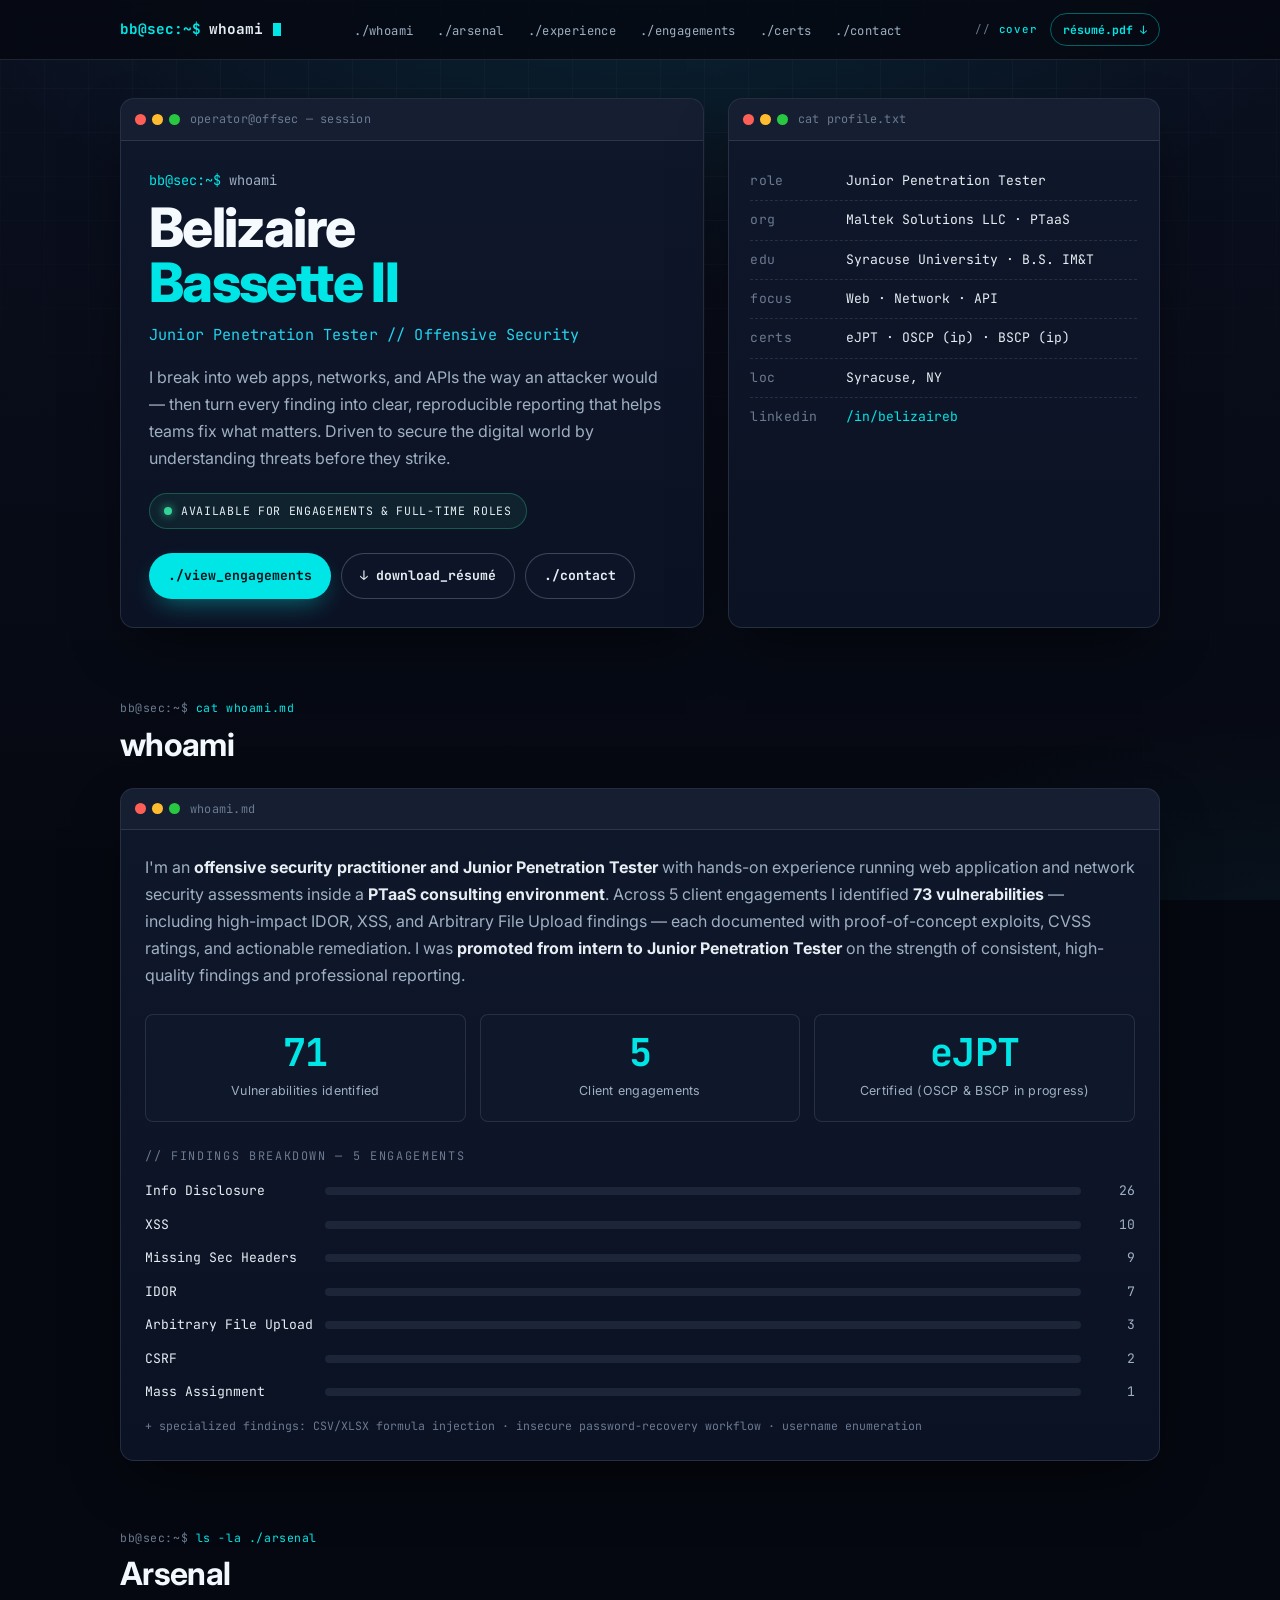
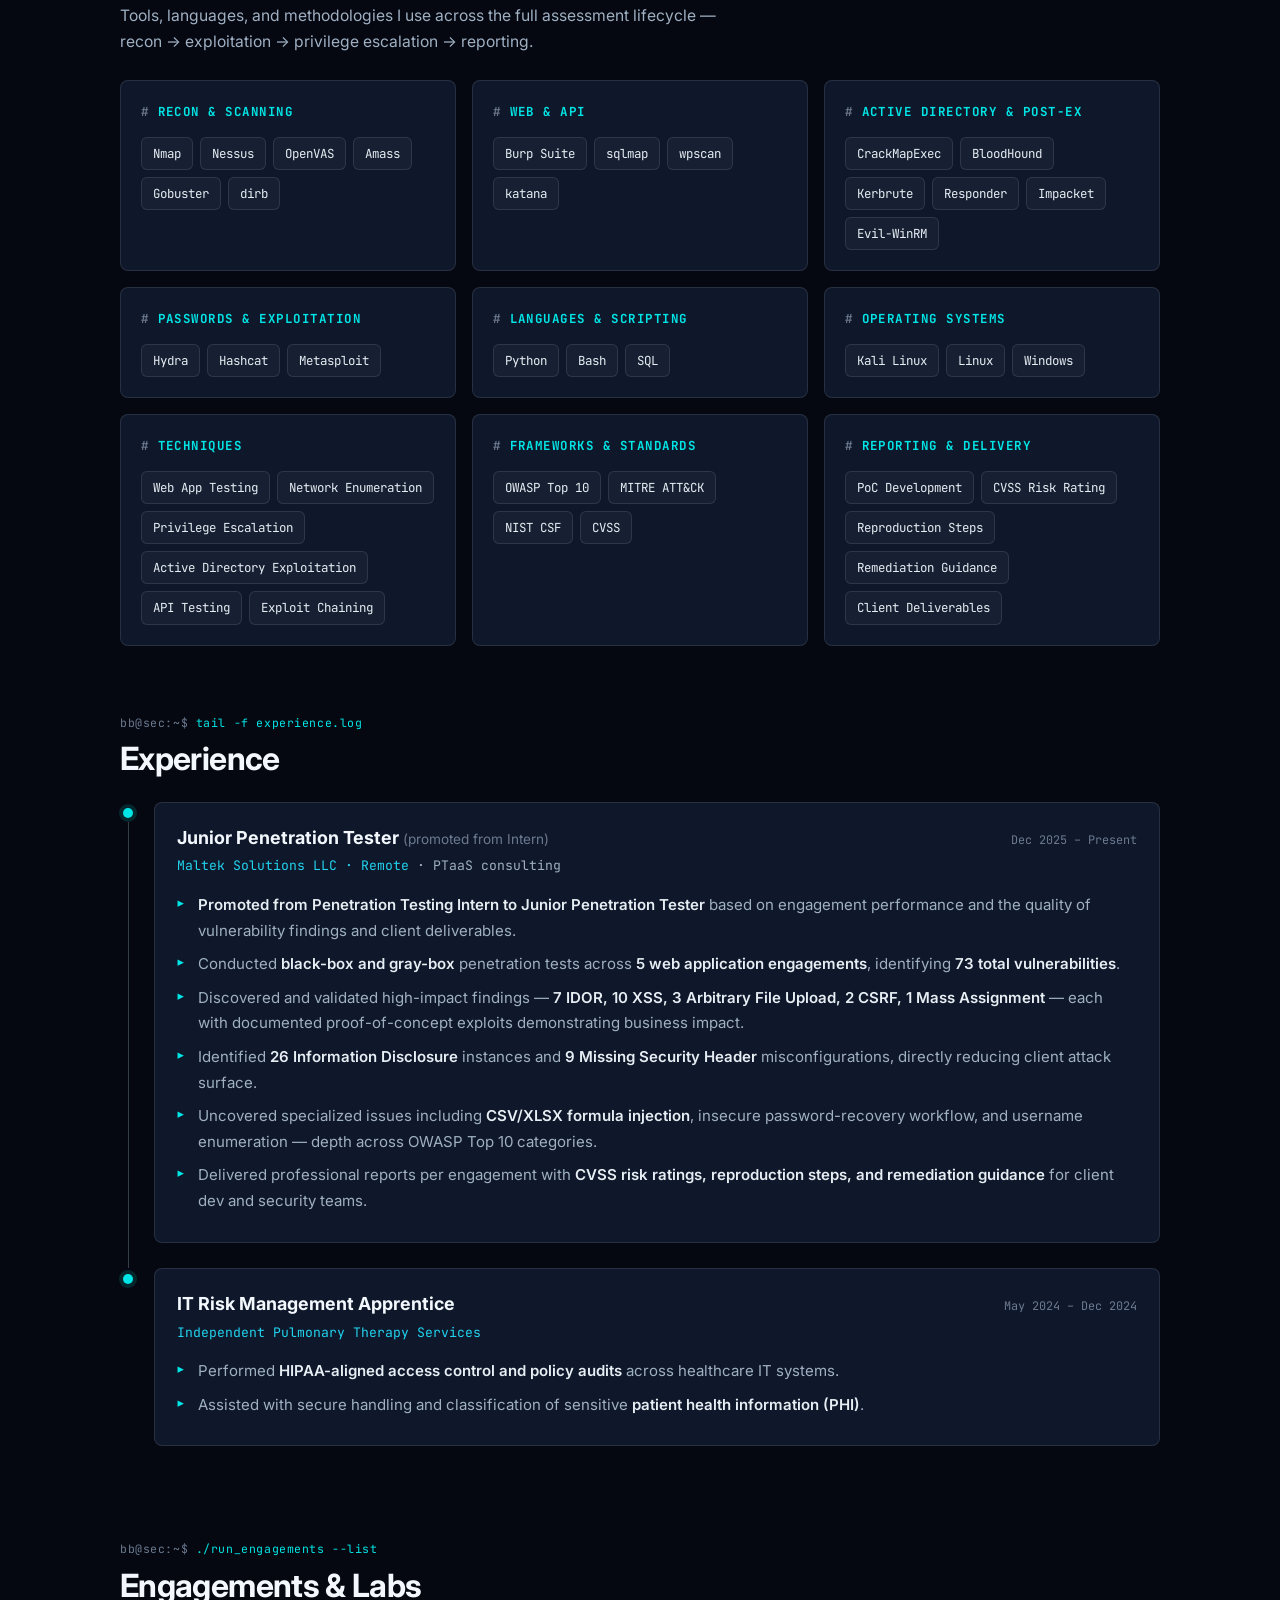
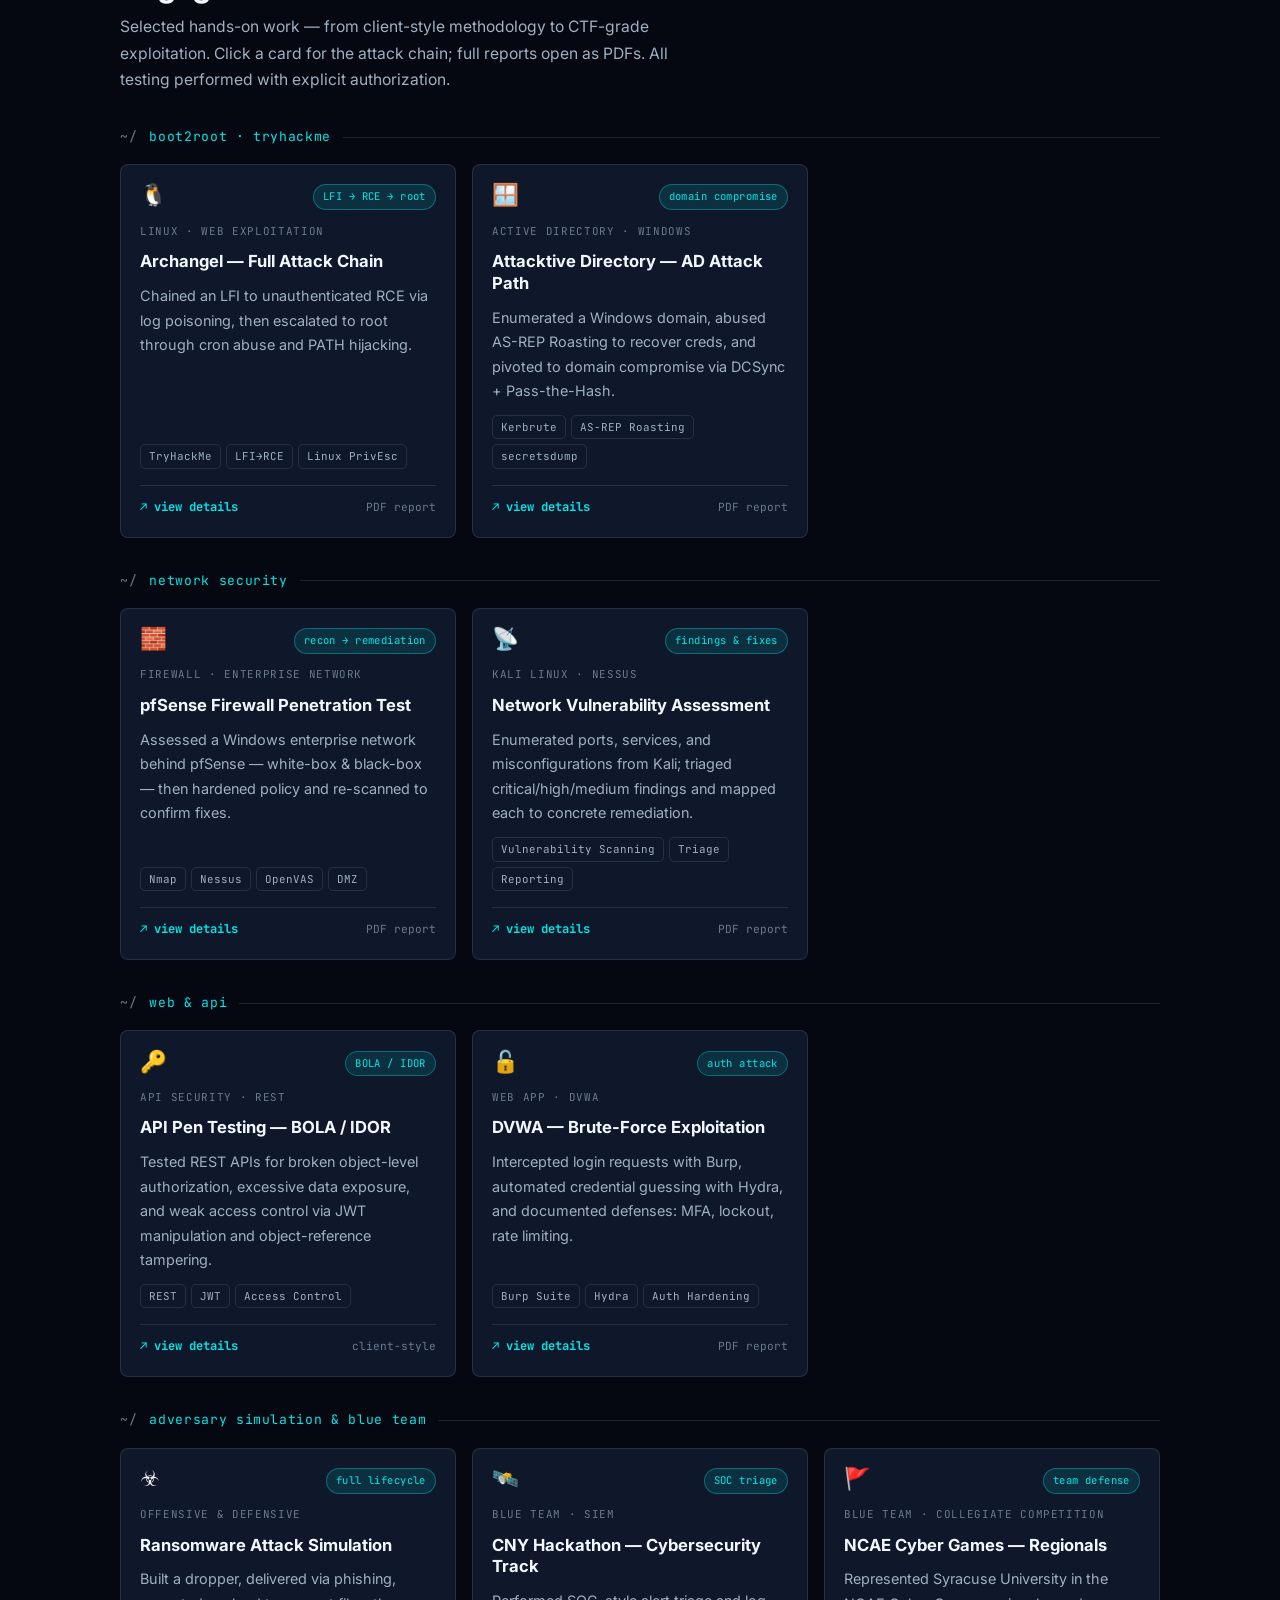
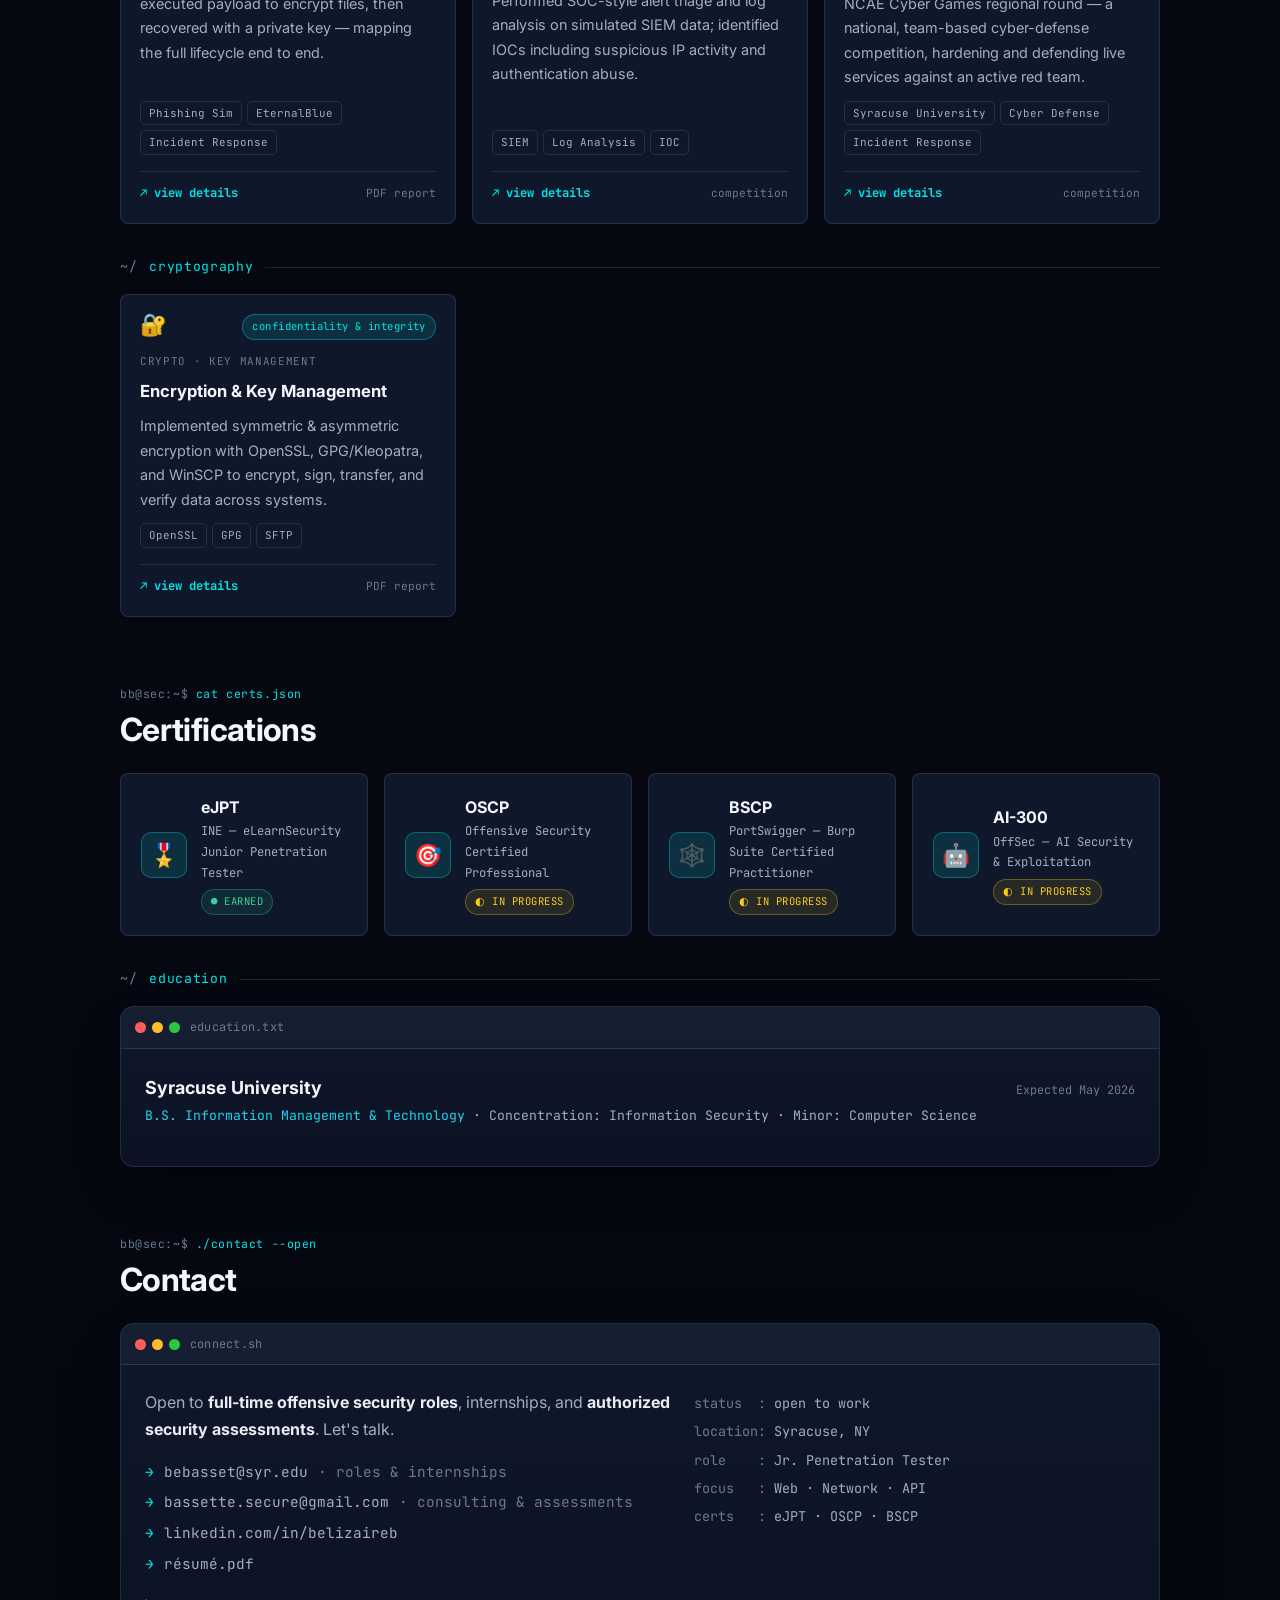
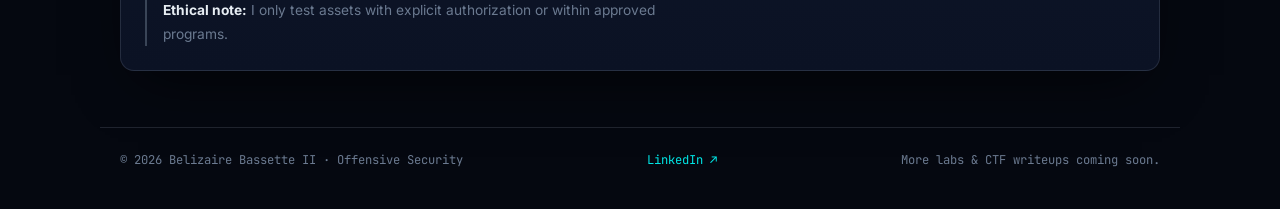
<file: index.html>
<!DOCTYPE html>
<html lang="en">
<head>
  <meta charset="UTF-8" />
  <meta name="viewport" content="width=device-width, initial-scale=1.0" />
  <meta name="description" content="Belizaire Bassette II — Junior Penetration Tester & offensive security practitioner. Web application, network, and API security assessments, exploitation, and professional reporting." />
  <meta name="author" content="Belizaire Bassette II" />
  <meta name="theme-color" content="#050810" />

  <meta property="og:title" content="Belizaire Bassette II — Offensive Security Portfolio" />
  <meta property="og:description" content="Junior Penetration Tester. 73 vulnerabilities across 5 client engagements. eJPT certified; OSCP & BSCP in progress." />
  <meta property="og:type" content="website" />
  <meta property="og:url" content="https://bebasset.github.io/" />

  <title>Belizaire Bassette II — Offensive Security Portfolio</title>

  <link rel="preconnect" href="https://fonts.googleapis.com" />
  <link rel="preconnect" href="https://fonts.gstatic.com" crossorigin />
  <link href="https://fonts.googleapis.com/css2?family=Inter:wght@300;400;500;600;700;800&family=JetBrains+Mono:wght@400;500;700&display=swap" rel="stylesheet" />

  <link rel="stylesheet" href="style.css" />
</head>
<body>
  <a class="skip-link" href="#main">Skip to content</a>

  <!-- ============================ BOOT LOADER ============================ -->
  <div id="loader" role="status" aria-label="Loading portfolio">
    <div class="boot" aria-hidden="true">
      <div class="boot-head">
        <span class="dotset"><i class="dot-r"></i><i class="dot-y"></i><i class="dot-g"></i></span>
        <span>root@bassette:~/portfolio</span>
      </div>
      <div class="boot-line" data-i="0"><span class="tag">[ boot ]</span> initializing secure session…</div>
      <div class="boot-line" data-i="1"><span class="ok">[  ok  ]</span> loading operator profile: <span style="color:var(--accent)">belizaire_bassette</span></div>
      <div class="boot-line" data-i="2"><span class="ok">[  ok  ]</span> mounting engagement archive [ 73 findings / 5 engagements ]</div>
      <div class="boot-line" data-i="3"><span class="ok">[  ok  ]</span> establishing encrypted channel…</div>
      <div class="boot-grant">&gt;&gt; ACCESS GRANTED<span class="cursor"></span></div>
      <div class="boot-bar"><i id="bootBar"></i></div>
    </div>
  </div>

  <!-- ============================ NAV ============================ -->
  <nav class="nav" id="nav" aria-label="Primary">
    <div class="nav-inner">
      <a class="nav-brand" href="#top"><span class="prompt">bb@sec:~$</span> whoami<span class="cursor"></span></a>
      <ul class="nav-links">
        <li><a href="#whoami">./whoami</a></li>
        <li><a href="#arsenal">./arsenal</a></li>
        <li><a href="#experience">./experience</a></li>
        <li><a href="#engagements">./engagements</a></li>
        <li><a href="#certs">./certs</a></li>
        <li><a href="#contact">./contact</a></li>
      </ul>
      <div class="nav-right">
        <span class="nav-status">// <b id="navSection">cover</b></span>
        <a class="nav-resume" href="Belizaire_Bassette_PenTesterResume.pdf" target="_blank" rel="noopener">résumé.pdf ↓</a>
      </div>
    </div>
  </nav>

  <main id="main">
    <!-- ============================ HERO / COVER ============================ -->
    <header class="hero section" id="top">
      <div class="hero-grid">
        <div class="term hero-main">
          <div class="term-bar">
            <span class="term-dots"><i class="dot-r"></i><i class="dot-y"></i><i class="dot-g"></i></span>
            <span class="term-file">operator@offsec — session</span>
          </div>
          <div class="term-body">
            <p class="hero-prompt"><span class="prompt">bb@sec:~$</span> whoami</p>
            <h1 class="hero-name">Belizaire<br><span class="accent">Bassette II</span></h1>
            <p class="hero-role">Junior Penetration Tester // Offensive Security</p>
            <p class="hero-desc">
              I break into web apps, networks, and APIs the way an attacker would — then turn every finding
              into clear, reproducible reporting that helps teams fix what matters. Driven to secure the digital
              world by understanding threats before they strike.
            </p>
            <span class="status-pill"><span class="live"></span> Available for engagements &amp; full-time roles</span>
            <div class="hero-actions">
              <a class="btn btn-primary" href="#engagements">./view_engagements</a>
              <a class="btn btn-ghost" href="Belizaire_Bassette_PenTesterResume.pdf" target="_blank" rel="noopener">↓ download_résumé</a>
              <a class="btn btn-ghost" href="#contact">./contact</a>
            </div>
          </div>
        </div>

        <aside class="term hero-side" aria-label="Operator profile">
          <div class="term-bar">
            <span class="term-dots"><i class="dot-r"></i><i class="dot-y"></i><i class="dot-g"></i></span>
            <span class="term-file">cat profile.txt</span>
          </div>
          <div class="term-body">
            <div class="id-row"><span class="k">role</span><span class="v">Junior Penetration Tester</span></div>
            <div class="id-row"><span class="k">org</span><span class="v">Maltek Solutions LLC · PTaaS</span></div>
            <div class="id-row"><span class="k">edu</span><span class="v">Syracuse University · B.S. IM&amp;T</span></div>
            <div class="id-row"><span class="k">focus</span><span class="v">Web · Network · API</span></div>
            <div class="id-row"><span class="k">certs</span><span class="v">eJPT · OSCP&nbsp;(ip) · BSCP&nbsp;(ip)</span></div>
            <div class="id-row"><span class="k">loc</span><span class="v">Syracuse, NY</span></div>
            <div class="id-row"><span class="k">linkedin</span><span class="v"><a href="https://www.linkedin.com/in/belizaireb" target="_blank" rel="noopener">/in/belizaireb</a></span></div>
          </div>
        </aside>
      </div>
    </header>

    <!-- ============================ WHOAMI / ABOUT ============================ -->
    <section class="section" id="whoami">
      <div class="sec-head">
        <span class="eyebrow"><span class="path">bb@sec:~$</span> cat whoami.md</span>
        <h2 class="sec-title">whoami</h2>
      </div>
      <div class="term">
        <div class="term-bar">
          <span class="term-dots"><i class="dot-r"></i><i class="dot-y"></i><i class="dot-g"></i></span>
          <span class="term-file">whoami.md</span>
        </div>
        <div class="term-body">
          <p style="color:var(--muted)">
            I'm an <strong style="color:var(--text)">offensive security practitioner and Junior Penetration Tester</strong>
            with hands-on experience running web application and network security assessments inside a
            <strong style="color:var(--text)">PTaaS consulting environment</strong>. Across 5 client engagements I identified
            <strong style="color:var(--text)">73 vulnerabilities</strong> — including high-impact IDOR, XSS, and Arbitrary File
            Upload findings — each documented with proof-of-concept exploits, CVSS ratings, and actionable remediation.
            I was <strong style="color:var(--text)">promoted from intern to Junior Penetration Tester</strong> on the strength
            of consistent, high-quality findings and professional reporting.
          </p>

          <div class="stats">
            <div class="stat"><div class="n" data-target="73" data-suffix="">0</div><div class="l">Vulnerabilities identified</div></div>
            <div class="stat"><div class="n" data-target="5" data-suffix="">0</div><div class="l">Client engagements</div></div>
            <div class="stat"><div class="n" data-target="1" data-suffix="" data-text="eJPT">0</div><div class="l">Certified (OSCP &amp; BSCP in progress)</div></div>
          </div>

          <div class="findings">
            <div class="findings-title">// findings breakdown — 5 engagements</div>
            <div class="finding-row"><span class="fname">Info Disclosure</span><span class="finding-track"><i class="finding-fill sev-info" data-w="100"></i></span><span class="fcount">26</span></div>
            <div class="finding-row"><span class="fname">XSS</span><span class="finding-track"><i class="finding-fill sev-high" data-w="38"></i></span><span class="fcount">10</span></div>
            <div class="finding-row"><span class="fname">Missing Sec Headers</span><span class="finding-track"><i class="finding-fill sev-med" data-w="35"></i></span><span class="fcount">9</span></div>
            <div class="finding-row"><span class="fname">IDOR</span><span class="finding-track"><i class="finding-fill sev-crit" data-w="27"></i></span><span class="fcount">7</span></div>
            <div class="finding-row"><span class="fname">Arbitrary File Upload</span><span class="finding-track"><i class="finding-fill sev-crit" data-w="12"></i></span><span class="fcount">3</span></div>
            <div class="finding-row"><span class="fname">CSRF</span><span class="finding-track"><i class="finding-fill sev-high" data-w="8"></i></span><span class="fcount">2</span></div>
            <div class="finding-row"><span class="fname">Mass Assignment</span><span class="finding-track"><i class="finding-fill sev-high" data-w="4"></i></span><span class="fcount">1</span></div>
            <p style="font-family:var(--mono);font-size:0.72rem;color:var(--faint);margin-top:0.8rem;">
              + specialized findings: CSV/XLSX formula injection · insecure password-recovery workflow · username enumeration
            </p>
          </div>
        </div>
      </div>
    </section>

    <!-- ============================ ARSENAL / SKILLS ============================ -->
    <section class="section" id="arsenal">
      <div class="sec-head">
        <span class="eyebrow"><span class="path">bb@sec:~$</span> ls -la ./arsenal</span>
        <h2 class="sec-title">Arsenal</h2>
        <p class="sec-sub">Tools, languages, and methodologies I use across the full assessment lifecycle — recon → exploitation → privilege escalation → reporting.</p>
      </div>
      <div class="arsenal-grid">
        <div class="arsenal-card">
          <h3><span class="hash">#</span> Recon &amp; Scanning</h3>
          <div class="chips">
            <span class="chip">Nmap</span><span class="chip">Nessus</span><span class="chip">OpenVAS</span>
            <span class="chip">Amass</span><span class="chip">Gobuster</span><span class="chip">dirb</span>
          </div>
        </div>
        <div class="arsenal-card">
          <h3><span class="hash">#</span> Web &amp; API</h3>
          <div class="chips">
            <span class="chip">Burp Suite</span><span class="chip">sqlmap</span>
            <span class="chip">wpscan</span><span class="chip">katana</span>
          </div>
        </div>
        <div class="arsenal-card">
          <h3><span class="hash">#</span> Active Directory &amp; Post-Ex</h3>
          <div class="chips">
            <span class="chip">CrackMapExec</span><span class="chip">BloodHound</span><span class="chip">Kerbrute</span>
            <span class="chip">Responder</span><span class="chip">Impacket</span><span class="chip">Evil-WinRM</span>
          </div>
        </div>
        <div class="arsenal-card">
          <h3><span class="hash">#</span> Passwords &amp; Exploitation</h3>
          <div class="chips">
            <span class="chip">Hydra</span><span class="chip">Hashcat</span><span class="chip">Metasploit</span>
          </div>
        </div>
        <div class="arsenal-card">
          <h3><span class="hash">#</span> Languages &amp; Scripting</h3>
          <div class="chips">
            <span class="chip">Python</span><span class="chip">Bash</span><span class="chip">SQL</span>
          </div>
        </div>
        <div class="arsenal-card">
          <h3><span class="hash">#</span> Operating Systems</h3>
          <div class="chips">
            <span class="chip">Kali Linux</span><span class="chip">Linux</span><span class="chip">Windows</span>
          </div>
        </div>
        <div class="arsenal-card">
          <h3><span class="hash">#</span> Techniques</h3>
          <div class="chips">
            <span class="chip">Web App Testing</span><span class="chip">Network Enumeration</span>
            <span class="chip">Privilege Escalation</span><span class="chip">Active Directory Exploitation</span>
            <span class="chip">API Testing</span><span class="chip">Exploit Chaining</span>
          </div>
        </div>
        <div class="arsenal-card">
          <h3><span class="hash">#</span> Frameworks &amp; Standards</h3>
          <div class="chips">
            <span class="chip">OWASP Top 10</span><span class="chip">MITRE ATT&amp;CK</span>
            <span class="chip">NIST CSF</span><span class="chip">CVSS</span>
          </div>
        </div>
        <div class="arsenal-card">
          <h3><span class="hash">#</span> Reporting &amp; Delivery</h3>
          <div class="chips">
            <span class="chip">PoC Development</span><span class="chip">CVSS Risk Rating</span>
            <span class="chip">Reproduction Steps</span><span class="chip">Remediation Guidance</span>
            <span class="chip">Client Deliverables</span>
          </div>
        </div>
      </div>
    </section>

    <!-- ============================ EXPERIENCE ============================ -->
    <section class="section" id="experience">
      <div class="sec-head">
        <span class="eyebrow"><span class="path">bb@sec:~$</span> tail -f experience.log</span>
        <h2 class="sec-title">Experience</h2>
      </div>
      <div class="timeline">
        <div class="exp">
          <div class="exp-marker"></div>
          <div class="exp-body">
            <div class="exp-top">
              <span class="exp-role">Junior Penetration Tester <span style="font-weight:400;color:var(--faint);font-size:0.85rem;">(promoted from Intern)</span></span>
              <span class="exp-date">Dec 2025 – Present</span>
            </div>
            <div class="exp-org">Maltek Solutions LLC · Remote <span class="sub">· PTaaS consulting</span></div>
            <ul class="exp-list">
              <li><strong>Promoted from Penetration Testing Intern to Junior Penetration Tester</strong> based on engagement performance and the quality of vulnerability findings and client deliverables.</li>
              <li>Conducted <strong>black-box and gray-box</strong> penetration tests across <strong>5 web application engagements</strong>, identifying <strong>73 total vulnerabilities</strong>.</li>
              <li>Discovered and validated high-impact findings — <strong>7 IDOR, 10 XSS, 3 Arbitrary File Upload, 2 CSRF, 1 Mass Assignment</strong> — each with documented proof-of-concept exploits demonstrating business impact.</li>
              <li>Identified <strong>26 Information Disclosure</strong> instances and <strong>9 Missing Security Header</strong> misconfigurations, directly reducing client attack surface.</li>
              <li>Uncovered specialized issues including <strong>CSV/XLSX formula injection</strong>, insecure password-recovery workflow, and username enumeration — depth across OWASP Top 10 categories.</li>
              <li>Delivered professional reports per engagement with <strong>CVSS risk ratings, reproduction steps, and remediation guidance</strong> for client dev and security teams.</li>
            </ul>
          </div>
        </div>
        <div class="exp">
          <div class="exp-marker"></div>
          <div class="exp-body">
            <div class="exp-top">
              <span class="exp-role">IT Risk Management Apprentice</span>
              <span class="exp-date">May 2024 – Dec 2024</span>
            </div>
            <div class="exp-org">Independent Pulmonary Therapy Services</div>
            <ul class="exp-list">
              <li>Performed <strong>HIPAA-aligned access control and policy audits</strong> across healthcare IT systems.</li>
              <li>Assisted with secure handling and classification of sensitive <strong>patient health information (PHI)</strong>.</li>
            </ul>
          </div>
        </div>
      </div>
    </section>

    <!-- ============================ ENGAGEMENTS & LABS / PROJECTS ============================ -->
    <section class="section" id="engagements">
      <div class="sec-head">
        <span class="eyebrow"><span class="path">bb@sec:~$</span> ./run_engagements --list</span>
        <h2 class="sec-title">Engagements &amp; Labs</h2>
        <p class="sec-sub">Selected hands-on work — from client-style methodology to CTF-grade exploitation. Click a card for the attack chain; full reports open as PDFs. All testing performed with explicit authorization.</p>
      </div>

      <div class="cat-head"><span class="path">~/</span>boot2root · tryhackme</div>
      <div class="proj-grid">
        <article class="proj-card clickable" data-project="archangel" tabindex="0" role="button" aria-label="Open details: Archangel TryHackMe">
          <div class="proj-top"><span class="proj-icon">🐧</span><span class="proj-badge">LFI → RCE → root</span></div>
          <div class="proj-cat">Linux · Web Exploitation</div>
          <h3>Archangel — Full Attack Chain</h3>
          <p class="proj-desc">Chained an LFI to unauthenticated RCE via log poisoning, then escalated to root through cron abuse and PATH hijacking.</p>
          <div class="proj-tags"><span class="tag">TryHackMe</span><span class="tag">LFI→RCE</span><span class="tag">Linux PrivEsc</span></div>
          <div class="proj-foot"><span class="proj-link">↗ view details</span><span class="proj-hint">PDF report</span></div>
        </article>
        <article class="proj-card clickable" data-project="attacktive" tabindex="0" role="button" aria-label="Open details: Attacktive Directory">
          <div class="proj-top"><span class="proj-icon">🪟</span><span class="proj-badge">domain compromise</span></div>
          <div class="proj-cat">Active Directory · Windows</div>
          <h3>Attacktive Directory — AD Attack Path</h3>
          <p class="proj-desc">Enumerated a Windows domain, abused AS-REP Roasting to recover creds, and pivoted to domain compromise via DCSync + Pass-the-Hash.</p>
          <div class="proj-tags"><span class="tag">Kerbrute</span><span class="tag">AS-REP Roasting</span><span class="tag">secretsdump</span></div>
          <div class="proj-foot"><span class="proj-link">↗ view details</span><span class="proj-hint">PDF report</span></div>
        </article>
      </div>

      <div class="cat-head"><span class="path">~/</span>network security</div>
      <div class="proj-grid">
        <article class="proj-card clickable" data-project="pfsense" tabindex="0" role="button" aria-label="Open details: pfSense firewall pentest">
          <div class="proj-top"><span class="proj-icon">🧱</span><span class="proj-badge">recon → remediation</span></div>
          <div class="proj-cat">Firewall · Enterprise Network</div>
          <h3>pfSense Firewall Penetration Test</h3>
          <p class="proj-desc">Assessed a Windows enterprise network behind pfSense — white-box &amp; black-box — then hardened policy and re-scanned to confirm fixes.</p>
          <div class="proj-tags"><span class="tag">Nmap</span><span class="tag">Nessus</span><span class="tag">OpenVAS</span><span class="tag">DMZ</span></div>
          <div class="proj-foot"><span class="proj-link">↗ view details</span><span class="proj-hint">PDF report</span></div>
        </article>
        <article class="proj-card clickable" data-project="netvuln" tabindex="0" role="button" aria-label="Open details: Network vulnerability assessment">
          <div class="proj-top"><span class="proj-icon">📡</span><span class="proj-badge">findings &amp; fixes</span></div>
          <div class="proj-cat">Kali Linux · Nessus</div>
          <h3>Network Vulnerability Assessment</h3>
          <p class="proj-desc">Enumerated ports, services, and misconfigurations from Kali; triaged critical/high/medium findings and mapped each to concrete remediation.</p>
          <div class="proj-tags"><span class="tag">Vulnerability Scanning</span><span class="tag">Triage</span><span class="tag">Reporting</span></div>
          <div class="proj-foot"><span class="proj-link">↗ view details</span><span class="proj-hint">PDF report</span></div>
        </article>
      </div>

      <div class="cat-head"><span class="path">~/</span>web &amp; api</div>
      <div class="proj-grid">
        <article class="proj-card clickable" data-project="api" tabindex="0" role="button" aria-label="Open details: API penetration testing BOLA IDOR">
          <div class="proj-top"><span class="proj-icon">🔑</span><span class="proj-badge">BOLA / IDOR</span></div>
          <div class="proj-cat">API Security · REST</div>
          <h3>API Pen Testing — BOLA / IDOR</h3>
          <p class="proj-desc">Tested REST APIs for broken object-level authorization, excessive data exposure, and weak access control via JWT manipulation and object-reference tampering.</p>
          <div class="proj-tags"><span class="tag">REST</span><span class="tag">JWT</span><span class="tag">Access Control</span></div>
          <div class="proj-foot"><span class="proj-link">↗ view details</span><span class="proj-hint">client-style</span></div>
        </article>
        <article class="proj-card clickable" data-project="dvwa" tabindex="0" role="button" aria-label="Open details: DVWA brute force lab">
          <div class="proj-top"><span class="proj-icon">🔓</span><span class="proj-badge">auth attack</span></div>
          <div class="proj-cat">Web App · DVWA</div>
          <h3>DVWA — Brute-Force Exploitation</h3>
          <p class="proj-desc">Intercepted login requests with Burp, automated credential guessing with Hydra, and documented defenses: MFA, lockout, rate limiting.</p>
          <div class="proj-tags"><span class="tag">Burp Suite</span><span class="tag">Hydra</span><span class="tag">Auth Hardening</span></div>
          <div class="proj-foot"><span class="proj-link">↗ view details</span><span class="proj-hint">PDF report</span></div>
        </article>
      </div>

      <div class="cat-head"><span class="path">~/</span>adversary simulation &amp; blue team</div>
      <div class="proj-grid">
        <article class="proj-card clickable" data-project="ransomware" tabindex="0" role="button" aria-label="Open details: Ransomware attack simulation">
          <div class="proj-top"><span class="proj-icon">☣️</span><span class="proj-badge">full lifecycle</span></div>
          <div class="proj-cat">Offensive &amp; Defensive</div>
          <h3>Ransomware Attack Simulation</h3>
          <p class="proj-desc">Built a dropper, delivered via phishing, executed payload to encrypt files, then recovered with a private key — mapping the full lifecycle end to end.</p>
          <div class="proj-tags"><span class="tag">Phishing Sim</span><span class="tag">EternalBlue</span><span class="tag">Incident Response</span></div>
          <div class="proj-foot"><span class="proj-link">↗ view details</span><span class="proj-hint">PDF report</span></div>
        </article>
        <article class="proj-card clickable" data-project="hackathon" tabindex="0" role="button" aria-label="Open details: CNY Hackathon cybersecurity track">
          <div class="proj-top"><span class="proj-icon">🛰️</span><span class="proj-badge">SOC triage</span></div>
          <div class="proj-cat">Blue Team · SIEM</div>
          <h3>CNY Hackathon — Cybersecurity Track</h3>
          <p class="proj-desc">Performed SOC-style alert triage and log analysis on simulated SIEM data; identified IOCs including suspicious IP activity and authentication abuse.</p>
          <div class="proj-tags"><span class="tag">SIEM</span><span class="tag">Log Analysis</span><span class="tag">IOC</span></div>
          <div class="proj-foot"><span class="proj-link">↗ view details</span><span class="proj-hint">competition</span></div>
        </article>
        <article class="proj-card clickable" data-project="ncae" tabindex="0" role="button" aria-label="Open details: NCAE Cyber Games Regionals">
          <div class="proj-top"><span class="proj-icon">🚩</span><span class="proj-badge">team defense</span></div>
          <div class="proj-cat">Blue Team · Collegiate Competition</div>
          <h3>NCAE Cyber Games — Regionals</h3>
          <p class="proj-desc">Represented Syracuse University in the NCAE Cyber Games regional round — a national, team-based cyber-defense competition, hardening and defending live services against an active red team.</p>
          <div class="proj-tags"><span class="tag">Syracuse University</span><span class="tag">Cyber Defense</span><span class="tag">Incident Response</span></div>
          <div class="proj-foot"><span class="proj-link">↗ view details</span><span class="proj-hint">competition</span></div>
        </article>
      </div>

      <div class="cat-head"><span class="path">~/</span>cryptography</div>
      <div class="proj-grid">
        <article class="proj-card clickable" data-project="crypto" tabindex="0" role="button" aria-label="Open details: Encryption lab">
          <div class="proj-top"><span class="proj-icon">🔐</span><span class="proj-badge">confidentiality &amp; integrity</span></div>
          <div class="proj-cat">Crypto · Key Management</div>
          <h3>Encryption &amp; Key Management</h3>
          <p class="proj-desc">Implemented symmetric &amp; asymmetric encryption with OpenSSL, GPG/Kleopatra, and WinSCP to encrypt, sign, transfer, and verify data across systems.</p>
          <div class="proj-tags"><span class="tag">OpenSSL</span><span class="tag">GPG</span><span class="tag">SFTP</span></div>
          <div class="proj-foot"><span class="proj-link">↗ view details</span><span class="proj-hint">PDF report</span></div>
        </article>
      </div>
    </section>

    <!-- ============================ CERTIFICATIONS ============================ -->
    <section class="section" id="certs">
      <div class="sec-head">
        <span class="eyebrow"><span class="path">bb@sec:~$</span> cat certs.json</span>
        <h2 class="sec-title">Certifications</h2>
      </div>
      <div class="cert-grid">
        <div class="cert">
          <div class="cert-badge">🎖️</div>
          <div>
            <div class="cert-name">eJPT</div>
            <div class="cert-org">INE — eLearnSecurity Junior Penetration Tester</div>
            <span class="cert-status earned">● earned</span>
          </div>
        </div>
        <div class="cert">
          <div class="cert-badge">🎯</div>
          <div>
            <div class="cert-name">OSCP</div>
            <div class="cert-org">Offensive Security Certified Professional</div>
            <span class="cert-status progress">◐ in progress</span>
          </div>
        </div>
        <div class="cert">
          <div class="cert-badge">🕸️</div>
          <div>
            <div class="cert-name">BSCP</div>
            <div class="cert-org">PortSwigger — Burp Suite Certified Practitioner</div>
            <span class="cert-status progress">◐ in progress</span>
          </div>
        </div>
        <div class="cert">
          <div class="cert-badge">🤖</div>
          <div>
            <div class="cert-name">AI-300</div>
            <div class="cert-org">OffSec — AI Security &amp; Exploitation</div>
            <span class="cert-status progress">◐ in progress</span>
          </div>
        </div>
      </div>

      <div class="cat-head"><span class="path">~/</span>education</div>
      <div class="term">
        <div class="term-bar">
          <span class="term-dots"><i class="dot-r"></i><i class="dot-y"></i><i class="dot-g"></i></span>
          <span class="term-file">education.txt</span>
        </div>
        <div class="term-body">
          <div class="exp-top">
            <span class="exp-role">Syracuse University</span>
            <span class="exp-date">Expected May 2026</span>
          </div>
          <div class="exp-org">B.S. Information Management &amp; Technology <span class="sub">· Concentration: Information Security · Minor: Computer Science</span></div>
        </div>
      </div>
    </section>

    <!-- ============================ CONTACT ============================ -->
    <section class="section" id="contact">
      <div class="sec-head">
        <span class="eyebrow"><span class="path">bb@sec:~$</span> ./contact --open</span>
        <h2 class="sec-title">Contact</h2>
      </div>
      <div class="term">
        <div class="term-bar">
          <span class="term-dots"><i class="dot-r"></i><i class="dot-y"></i><i class="dot-g"></i></span>
          <span class="term-file">connect.sh</span>
        </div>
        <div class="term-body">
          <div class="contact-grid">
            <div>
              <p style="color:var(--muted);">Open to <strong style="color:var(--text)">full-time offensive security roles</strong>, internships, and <strong style="color:var(--text)">authorized security assessments</strong>. Let's talk.</p>
              <div class="contact-links">
                <a href="mailto:bebasset@syr.edu"><span class="arrow">→</span> bebasset@syr.edu <span style="color:var(--faint)">· roles &amp; internships</span></a>
                <a href="mailto:bassette.secure@gmail.com"><span class="arrow">→</span> bassette.secure@gmail.com <span style="color:var(--faint)">· consulting &amp; assessments</span></a>
                <a href="https://www.linkedin.com/in/belizaireb" target="_blank" rel="noopener"><span class="arrow">→</span> linkedin.com/in/belizaireb</a>
                <a href="Belizaire_Bassette_PenTesterResume.pdf" target="_blank" rel="noopener"><span class="arrow">→</span> résumé.pdf</a>
              </div>
              <p class="contact-note"><strong style="color:var(--text)">Ethical note:</strong> I only test assets with explicit authorization or within approved programs.</p>
            </div>
            <div class="contact-side">
              <div><span class="k">status&nbsp;&nbsp;:</span> open to work</div>
              <div><span class="k">location:</span> Syracuse, NY</div>
              <div><span class="k">role&nbsp;&nbsp;&nbsp;&nbsp;:</span> Jr. Penetration Tester</div>
              <div><span class="k">focus&nbsp;&nbsp;&nbsp;:</span> Web · Network · API</div>
              <div><span class="k">certs&nbsp;&nbsp;&nbsp;:</span> eJPT · OSCP · BSCP</div>
            </div>
          </div>
        </div>
      </div>
    </section>
  </main>

  <!-- ============================ FOOTER ============================ -->
  <footer class="footer">
    <span>© <span id="year">2026</span> Belizaire Bassette II · Offensive Security</span>
    <a href="https://www.linkedin.com/in/belizaireb" target="_blank" rel="noopener">LinkedIn ↗</a>
    <span>More labs &amp; CTF writeups coming soon.</span>
  </footer>

  <!-- ============================ MODAL ============================ -->
  <div class="modal-overlay" id="modalOverlay" role="dialog" aria-modal="true" aria-labelledby="modalTitle" hidden>
    <div class="term modal" id="modal">
      <div class="term-bar">
        <span class="term-dots"><i class="dot-r"></i><i class="dot-y"></i><i class="dot-g"></i></span>
        <span class="term-file" id="modalFile">engagement.md</span>
        <button class="modal-close" id="modalClose" aria-label="Close dialog">✕</button>
      </div>
      <div class="term-body">
        <div class="modal-cat" id="modalCat"></div>
        <h2 class="modal-title" id="modalTitle"></h2>
        <p class="modal-desc" id="modalDesc"></p>
        <div id="modalChainWrap" hidden>
          <div class="modal-label">attack chain</div>
          <div class="modal-chain" id="modalChain"></div>
        </div>
        <div class="modal-label">highlights</div>
        <ul class="modal-bullets" id="modalBullets"></ul>
        <div class="modal-label">tools &amp; tech</div>
        <div class="modal-pills" id="modalPills"></div>
        <div class="modal-actions" id="modalActions"></div>
      </div>
    </div>
  </div>

  <script>
  /* ===================== BOOT LOADER ===================== */
  (function () {
    var reduce = window.matchMedia && window.matchMedia('(prefers-reduced-motion: reduce)').matches;
    var loader = document.getElementById('loader');
    var nav = document.getElementById('nav');
    function reveal() { if (nav) nav.classList.add('visible'); }
    if (reduce) { if (loader) loader.style.display = 'none'; reveal(); return; }

    var lines = Array.prototype.slice.call(document.querySelectorAll('.boot-line'));
    var grant = document.querySelector('.boot-grant');
    var bar = document.getElementById('bootBar');
    var i = 0;
    (function step() {
      if (i < lines.length) {
        lines[i].classList.add('show');
        if (bar) bar.style.width = Math.round(((i + 1) / (lines.length + 1)) * 100) + '%';
        i++;
        setTimeout(step, 430);
      } else {
        if (grant) grant.classList.add('show');
        if (bar) bar.style.width = '100%';
        setTimeout(function () {
          loader.classList.add('done');
          reveal();
          setTimeout(function () { loader.style.display = 'none'; }, 600);
        }, 620);
      }
    })();
    /* Safety net: never let the loader trap the page */
    setTimeout(function () {
      if (loader && loader.style.display !== 'none') {
        loader.classList.add('done'); reveal();
        setTimeout(function () { loader.style.display = 'none'; }, 600);
      }
    }, 5000);
  })();

  /* ===================== FOOTER YEAR ===================== */
  document.getElementById('year').textContent = new Date().getFullYear();

  /* ===================== SMOOTH SCROLL ===================== */
  document.querySelectorAll('a[href^="#"]').forEach(function (a) {
    a.addEventListener('click', function (e) {
      var id = a.getAttribute('href');
      if (id === '#') return;
      var t = document.querySelector(id);
      if (t) { e.preventDefault(); t.scrollIntoView({ behavior: 'smooth' }); history.replaceState(null, '', id); }
    });
  });

  /* ===================== NAV: active section + label ===================== */
  (function () {
    var map = [
      ['top', 'cover'], ['whoami', 'whoami'], ['arsenal', 'arsenal'],
      ['experience', 'experience'], ['engagements', 'engagements'],
      ['certs', 'certs'], ['contact', 'contact']
    ];
    var label = document.getElementById('navSection');
    var links = document.querySelectorAll('.nav-links a');
    function onScroll() {
      var cur = map[0];
      map.forEach(function (m) {
        var el = document.getElementById(m[0]);
        if (el && window.scrollY >= el.offsetTop - 160) cur = m;
      });
      if (label) label.textContent = cur[1];
      links.forEach(function (a) {
        a.classList.toggle('active', a.getAttribute('href') === '#' + cur[0]);
      });
    }
    window.addEventListener('scroll', onScroll, { passive: true });
    onScroll();
  })();

  /* ===================== COUNTERS + FINDING BARS ===================== */
  (function () {
    var reduce = window.matchMedia && window.matchMedia('(prefers-reduced-motion: reduce)').matches;
    function animateCounter(el) {
      var target = +el.dataset.target;
      var text = el.dataset.text;
      if (reduce) { el.textContent = text || target; return; }
      var c = 0, step = Math.max(1, target / 45);
      var iv = setInterval(function () {
        c = Math.min(c + step, target);
        el.textContent = text ? (c >= target ? text : Math.floor(c)) : Math.floor(c);
        if (c >= target) { el.textContent = text || target; clearInterval(iv); }
      }, 30);
    }
    document.querySelectorAll('.stat .n').forEach(function (el) {
      new IntersectionObserver(function (entries, obs) {
        entries.forEach(function (e) { if (e.isIntersecting) { animateCounter(el); obs.disconnect(); } });
      }, { threshold: 0.5 }).observe(el);
    });
    document.querySelectorAll('.finding-fill').forEach(function (el) {
      if (reduce) { el.style.width = el.dataset.w + '%'; return; }
      new IntersectionObserver(function (entries, obs) {
        entries.forEach(function (e) { if (e.isIntersecting) { el.style.width = el.dataset.w + '%'; obs.disconnect(); } });
      }, { threshold: 0.3 }).observe(el);
    });
  })();

  /* ===================== PROJECT MODAL ===================== */
  (function () {
    var A = '<span class="arrow">→</span>';
    var PROJECTS = {
      archangel: {
        file: 'archangel.md', cat: 'Linux · Web Exploitation · TryHackMe Boot2Root',
        title: 'Archangel — Full Attack Chain',
        desc: 'Compromised a Linux target using a structured methodology: exploited a Local File Inclusion (LFI) to perform log poisoning and achieve unauthenticated Remote Code Execution (RCE), then chained misconfigurations to full root compromise.',
        chain: 'recon ' + A + ' dir enumeration ' + A + ' LFI discovery ' + A + ' log poisoning ' + A + ' RCE ' + A + ' reverse shell ' + A + ' cron abuse ' + A + ' SUID / PATH hijacking ' + A + ' root',
        bullets: [
          'Discovered and exploited an LFI, escalating it to RCE via web-server log poisoning',
          'Established a reverse shell for interactive foothold',
          'Escalated to root by abusing a cron job and hijacking the PATH of a SUID binary',
          'Demonstrated end-to-end compromise: initial access → full system control'
        ],
        pills: ['TryHackMe', 'LFI → RCE', 'Log Poisoning', 'Burp Suite', 'Cron Abuse', 'PATH Hijacking', 'Linux PrivEsc'],
        pdf: 'Archangel THM Room Walkthrough.pdf'
      },
      attacktive: {
        file: 'attacktive-directory.md', cat: 'Active Directory · Windows · TryHackMe',
        title: 'Attacktive Directory — AD Attack Path',
        desc: 'Worked a full Windows domain attack path from host discovery to full domain compromise — identifying the DC via exposed AD services, enumerating users, abusing Kerberos, and dumping credentials.',
        chain: 'nmap ' + A + ' enum4linux ' + A + ' kerbrute (user validation) ' + A + ' AS-REP Roasting ' + A + ' hashcat ' + A + ' SMB enumeration ' + A + ' secretsdump / DRSUAPI ' + A + ' Pass-the-Hash (Evil-WinRM)',
        bullets: [
          'Enumerated valid domain users with Kerbrute',
          'Exploited AS-REP Roasting to recover svc-admin credentials, cracked with Hashcat',
          'Recovered additional credentials from a backup SMB share (base64-encoded)',
          'Performed DCSync-style credential dumping and authenticated via Pass-the-Hash'
        ],
        pills: ['Active Directory', 'Kerbrute', 'AS-REP Roasting', 'Hashcat', 'SMB', 'secretsdump.py', 'Evil-WinRM'],
        pdf: 'THM+Attacktive+Directory+Writeup1.pdf'
      },
      pfsense: {
        file: 'pfsense-pentest.md', cat: 'Firewall · Enterprise Network · IST 323',
        title: 'pfSense Firewall Penetration Test',
        desc: 'Assessed a Windows enterprise network protected by a pfSense firewall, from recon to remediation. Reviewed WAN/LAN rules, ran guided (white-box) and unguided (black-box) tests, then hardened policy and re-scanned to confirm fixes without breaking legitimate access.',
        chain: 'recon ' + A + ' scanning ' + A + ' vulnerability analysis ' + A + ' exploitation planning ' + A + ' hardening ' + A + ' re-scan / verify',
        bullets: [
          'Mapped hosts, enumerated services, and analyzed CVEs with Nmap, Nessus, Traceroute, and OpenVAS',
          'Reviewed pfSense WAN/LAN rule sets and identified policy weaknesses',
          'Hardened firewall policies, reduced attack surface, and verified via re-scan',
          'Completed a DMZ assessment evaluating design best practices and common mistakes',
          'Balanced security, usability, and business needs throughout'
        ],
        pills: ['pfSense', 'Nmap', 'Nessus', 'OpenVAS', 'DMZ Hardening', '5-Phase Methodology'],
        pdf: 'Penetration-Testing-a-pfSense-Firewall-(3e)-Belizaire-Bassette-II.pdf'
      },
      netvuln: {
        file: 'network-vuln-assessment.md', cat: 'Kali Linux · Nessus',
        title: 'Network Vulnerability Assessment',
        desc: 'Performed comprehensive scans from a Kali Linux environment, enumerating open ports, services, and misconfigurations, then translated raw scan output into a structured, prioritized report.',
        chain: '',
        bullets: [
          'Enumerated open ports, running services, and misconfigurations across the target network',
          'Documented critical, high, and medium-risk findings',
          'Mapped each finding to concrete remediation: patching, disabling legacy protocols, tightening firewall rules',
          'Communicated risk clearly to both technical and non-technical stakeholders'
        ],
        pills: ['Kali Linux', 'Nessus', 'Vulnerability Scanning', 'Risk Triage', 'Reporting'],
        pdf: 'Network Vulnerability Assesment Project.pdf'
      },
      api: {
        file: 'api-bola-idor.md', cat: 'API Security · REST',
        title: 'API Penetration Testing — BOLA / IDOR',
        desc: 'Tested REST APIs for broken object-level authorization (BOLA/IDOR), excessive data exposure, and weak access control, using JWT token manipulation and object-reference tampering — documented to professional client-deliverable standards.',
        chain: '',
        bullets: [
          'Probed object-level authorization with reference-tampering and horizontal/vertical access tests',
          'Manipulated JWTs to test token handling and trust boundaries',
          'Captured request/response evidence and wrote clear reproduction steps',
          'Delivered findings with CVSS ratings and secure-design remediation guidance'
        ],
        pills: ['REST', 'BOLA / IDOR', 'JWT', 'Access Control', 'CVSS', 'Rate Limiting'],
        pdf: ''
      },
      dvwa: {
        file: 'dvwa-bruteforce.md', cat: 'Web App · DVWA',
        title: 'DVWA — Brute-Force Exploitation',
        desc: 'In an isolated DVWA environment, safely simulated brute-force attacks against authentication and evaluated the impact of weak passwords and missing rate limiting.',
        chain: 'intercept login (Burp) ' + A + ' extract POST params ' + A + ' Hydra credential attack ' + A + ' assess impact ' + A + ' recommend defenses',
        bullets: [
          'Intercepted HTTP login requests with Burp Suite and extracted POST parameters',
          'Automated credential guessing with Hydra',
          'Evaluated impact of weak passwords and absent rate limiting on auth endpoints',
          'Documented defenses: MFA, account lockout, stronger password policy'
        ],
        pills: ['DVWA', 'Burp Suite', 'Hydra', 'Auth Hardening'],
        pdf: 'DVWA_Brute_Force_Lab1.1.pdf'
      },
      ransomware: {
        file: 'ransomware-sim.md', cat: 'Adversary Simulation · Offensive & Defensive · IST 323',
        title: 'Ransomware Attack Simulation',
        desc: 'In a safe, controlled environment, simulated the full ransomware lifecycle end to end — from delivery to encryption to recovery — from both attacker and defender perspectives.',
        chain: 'build dropper ' + A + ' phishing delivery ' + A + ' payload execution ' + A + ' file encryption ' + A + ' recovery (private key)',
        bullets: [
          'Built a dropper and delivered it via a phishing simulation',
          'Executed the payload to encrypt victim files, then recovered using a private key',
          'Explored exploits such as EternalBlue and observed host behavior during/after infection',
          'Reinforced offline backups, patch management, email security, and rehearsed IR plans'
        ],
        pills: ['Ransomware', 'Phishing Simulation', 'EternalBlue', 'Incident Response', 'Backups'],
        pdf: 'Performing+a+Ransomware+Attack+-+Belizaire+Bassette+II.pdf'
      },
      hackathon: {
        file: 'cny-hackathon.md', cat: 'Blue Team · SIEM · Competition',
        title: 'CNY Hackathon — Cybersecurity Track',
        desc: 'Competed in the Central New York Hackathon cybersecurity track, performing SOC-style alert triage and log analysis against simulated SIEM data.',
        chain: '',
        bullets: [
          'Performed SOC-style alert triage and log analysis using simulated SIEM data',
          'Identified indicators of compromise (IOCs) including suspicious IP activity',
          'Detected authentication abuse patterns within the log set'
        ],
        pills: ['SIEM', 'Log Analysis', 'SOC Triage', 'IOC Detection'],
        pdf: ''
      },
      ncae: {
        file: 'ncae-cyber-games.md', cat: 'Blue Team · Collegiate Cyber-Defense Competition',
        title: 'NCAE Cyber Games — Regionals',
        desc: 'Competed for Syracuse University in the NCAE Cyber Games regional round — a national, team-based collegiate cyber-defense competition where teams defend networked services against a live red team while keeping required services online.',
        chain: '',
        bullets: [
          'Represented Syracuse University in the NCAE Cyber Games regional round',
          'Worked as part of a blue team to harden and defend hosts and networked services against an active red team',
          'Applied enumeration, service hardening, log monitoring, and incident response under time pressure',
          'Coordinated with teammates to triage attacks and maintain service availability while scoring'
        ],
        pills: ['NCAE Cyber Games', 'Blue Team', 'Cyber Defense', 'Service Hardening', 'Incident Response', 'Teamwork'],
        pdf: ''
      },
      crypto: {
        file: 'encryption-lab.md', cat: 'Cryptography · Key Management · IST 323',
        title: 'Encryption & Key Management',
        desc: 'Explored real-world encryption workflows and key management — implementing symmetric and asymmetric encryption to encrypt, sign, transfer, and verify data between systems.',
        chain: '',
        bullets: [
          'Used Kleopatra, OpenSSL, WinSCP, and Linux tooling (gpg, echo, touch, ls)',
          'Demonstrated how encryption and digital signatures secure communication channels',
          'Applied public/private key pairs and hybrid encryption in practice',
          'Reinforced confidentiality, integrity, and authentication principles'
        ],
        pills: ['OpenSSL', 'GPG', 'Kleopatra', 'SFTP · WinSCP', 'Digital Signatures'],
        pdf: 'Using Encryption to Enhance Confidentiality and Integrity (4e) - Belizaire Bassette II.pdf'
      }
    };

    var overlay = document.getElementById('modalOverlay');
    var elFile = document.getElementById('modalFile');
    var elCat = document.getElementById('modalCat');
    var elTitle = document.getElementById('modalTitle');
    var elDesc = document.getElementById('modalDesc');
    var chainWrap = document.getElementById('modalChainWrap');
    var elChain = document.getElementById('modalChain');
    var elBullets = document.getElementById('modalBullets');
    var elPills = document.getElementById('modalPills');
    var elActions = document.getElementById('modalActions');
    var closeBtn = document.getElementById('modalClose');
    var lastFocus = null;

    function open(key) {
      var p = PROJECTS[key];
      if (!p) return;
      elFile.textContent = p.file;
      elCat.textContent = p.cat;
      elTitle.textContent = p.title;
      elDesc.textContent = p.desc;
      if (p.chain) { elChain.innerHTML = p.chain; chainWrap.hidden = false; }
      else { chainWrap.hidden = true; }
      elBullets.innerHTML = p.bullets.map(function (b) { return '<li>' + b + '</li>'; }).join('');
      elPills.innerHTML = p.pills.map(function (t) { return '<span class="tag">' + t + '</span>'; }).join('');
      elActions.innerHTML = p.pdf
        ? '<a class="btn btn-primary" href="' + p.pdf.replace(/"/g, '%22') + '" target="_blank" rel="noopener">↗ view full report (PDF)</a>'
        : '<span class="proj-soon">▹ full writeup coming soon</span>';
      overlay.hidden = false;
      requestAnimationFrame(function () { overlay.classList.add('open'); });
      document.body.style.overflow = 'hidden';
      lastFocus = document.activeElement;
      closeBtn.focus();
    }
    function close() {
      overlay.classList.remove('open');
      document.body.style.overflow = '';
      setTimeout(function () { overlay.hidden = true; }, 220);
      if (lastFocus && lastFocus.focus) lastFocus.focus();
    }

    document.querySelectorAll('.proj-card[data-project]').forEach(function (card) {
      var key = card.getAttribute('data-project');
      card.addEventListener('click', function () { open(key); });
      card.addEventListener('keydown', function (e) {
        if (e.key === 'Enter' || e.key === ' ') { e.preventDefault(); open(key); }
      });
    });
    closeBtn.addEventListener('click', close);
    overlay.addEventListener('click', function (e) { if (e.target === overlay) close(); });
    document.addEventListener('keydown', function (e) { if (e.key === 'Escape' && overlay.classList.contains('open')) close(); });
  })();
  </script>
</body>
</html>
</file>
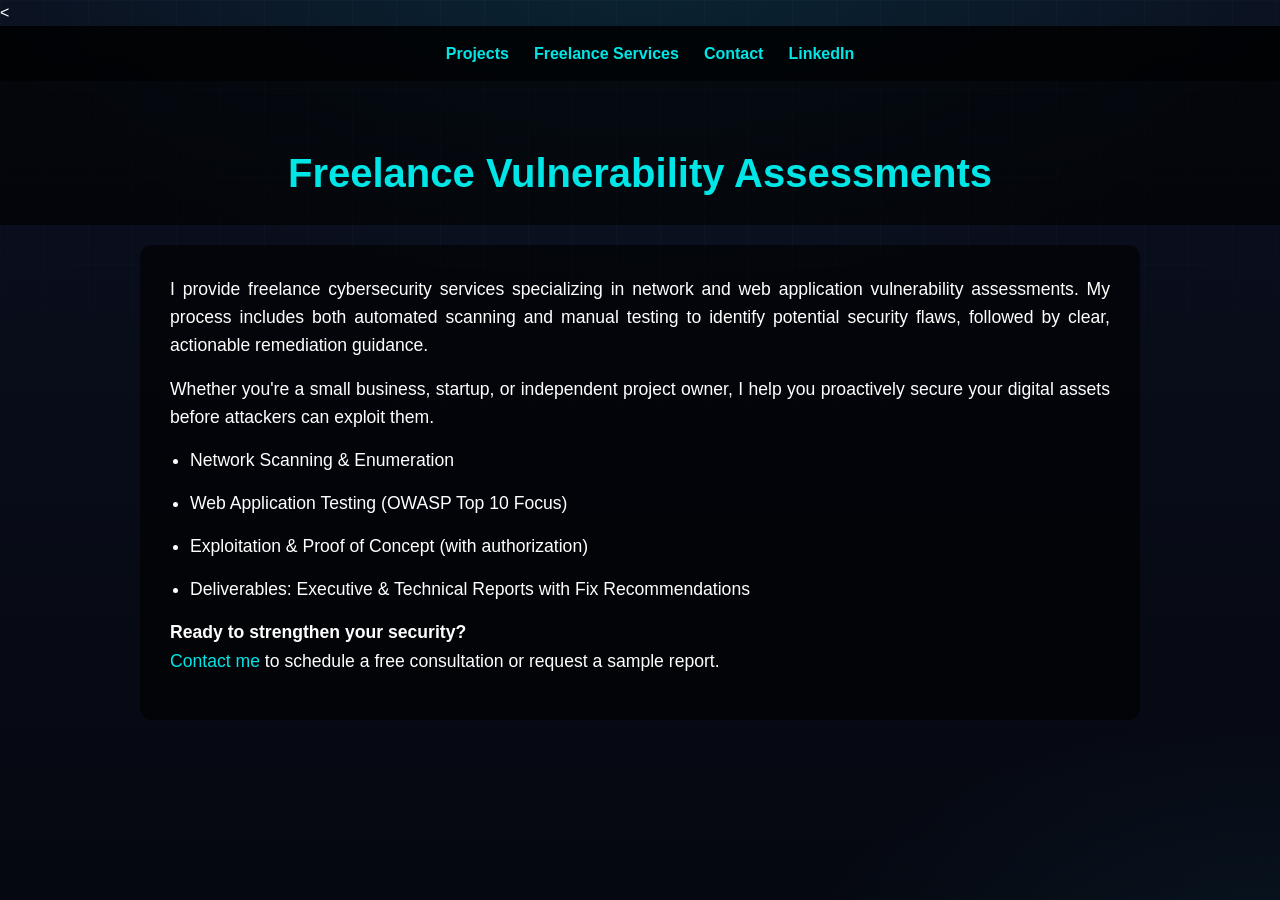
<file: freelance.html>
<<!DOCTYPE html>
<html lang="en">
<head>
  <meta charset="UTF-8" />
  <meta name="viewport" content="width=device-width, initial-scale=1.0"/>
  <meta name="description" content="Freelance cybersecurity services by Belizaire Bassette II" />
  <title>Freelance Vulnerability Assessments | Belizaire Bassette II</title>
  <link rel="stylesheet" href="style.css" />
  <style>
    * {
      margin: 0;
      padding: 0;
      box-sizing: border-box;
    }
    body.two {
      font-family: 'Segoe UI', Tahoma, Geneva, Verdana, sans-serif;
      background-size: cover;
      background-repeat: no-repeat;
      background-attachment: fixed;
      color: #fff;
      line-height: 1.6;
      text-align: justify;
      padding-bottom: 50px;
    }
    .navbar {
      background-color: rgba(0, 0, 0, 0.85);
      padding: 15px 30px;
      display: flex;
      justify-content: center;
      position: sticky;
      top: 0;
      z-index: 1000;
    }
    .navbar ul {
      list-style: none;
      display: flex;
      gap: 25px;
    }
    .navbar a {
      color: #00e6e6;
      text-decoration: none;
      font-weight: bold;
      transition: color 0.3s;
    }
    .navbar a:hover {
      color: #fff;
      text-decoration: underline;
    }
    header {
      text-align: center;
      padding: 60px 20px 20px;
      background-color: rgba(0, 0, 0, 0.6);
    }
    header h1 {
      font-size: 2.5rem;
      color: #00e6e6;
    }
    section {
      background-color: rgba(0, 0, 0, 0.6);
      padding: 30px;
      margin: 20px auto;
      width: 90%;
      max-width: 1000px;
      border-radius: 12px;
    }
    section p, section li {
      font-size: 1.1rem;
      margin-bottom: 15px;
    }
    ul {
      padding-left: 20px;
    }
    a {
      color: #00e6e6;
    }
    a:hover {
      text-decoration: underline;
    }
  </style>
</head>
<body class="two">

  <!-- Navigation Bar -->
  <nav class="navbar">
    <ul>
      <li><a href="index.html">Projects</a></li>
      <li><a href="freelance.html">Freelance Services</a></li>
      <li><a href="mailto:bassette.secure@gmail.com">Contact</a></li>
      <li><a href="https://www.linkedin.com/in/belizairebassettell" target="_blank">LinkedIn</a></li>
    </ul>
  </nav>

  <!-- Page Header -->
  <header>
    <h1>Freelance Vulnerability Assessments</h1>
  </header>

  <!-- Freelance Service Details -->
  <section>
    <p>
      I provide freelance cybersecurity services specializing in network and web application vulnerability assessments. My process includes both automated scanning and manual testing to identify potential security flaws, followed by clear, actionable remediation guidance.
    </p>

    <p>
      Whether you're a small business, startup, or independent project owner, I help you proactively secure your digital assets before attackers can exploit them.
    </p>

    <ul>
      <li> Network Scanning & Enumeration</li>
      <li> Web Application Testing (OWASP Top 10 Focus)</li>
      <li> Exploitation & Proof of Concept (with authorization)</li>
      <li> Deliverables: Executive & Technical Reports with Fix Recommendations</li>
    </ul>

    <p>
      <strong>Ready to strengthen your security?</strong><br />
      <a href="mailto:bassette.secure@gmail.com">Contact me</a> to schedule a free consultation or request a sample report.
    </p>
  </section>

</body>
</html>
</file>
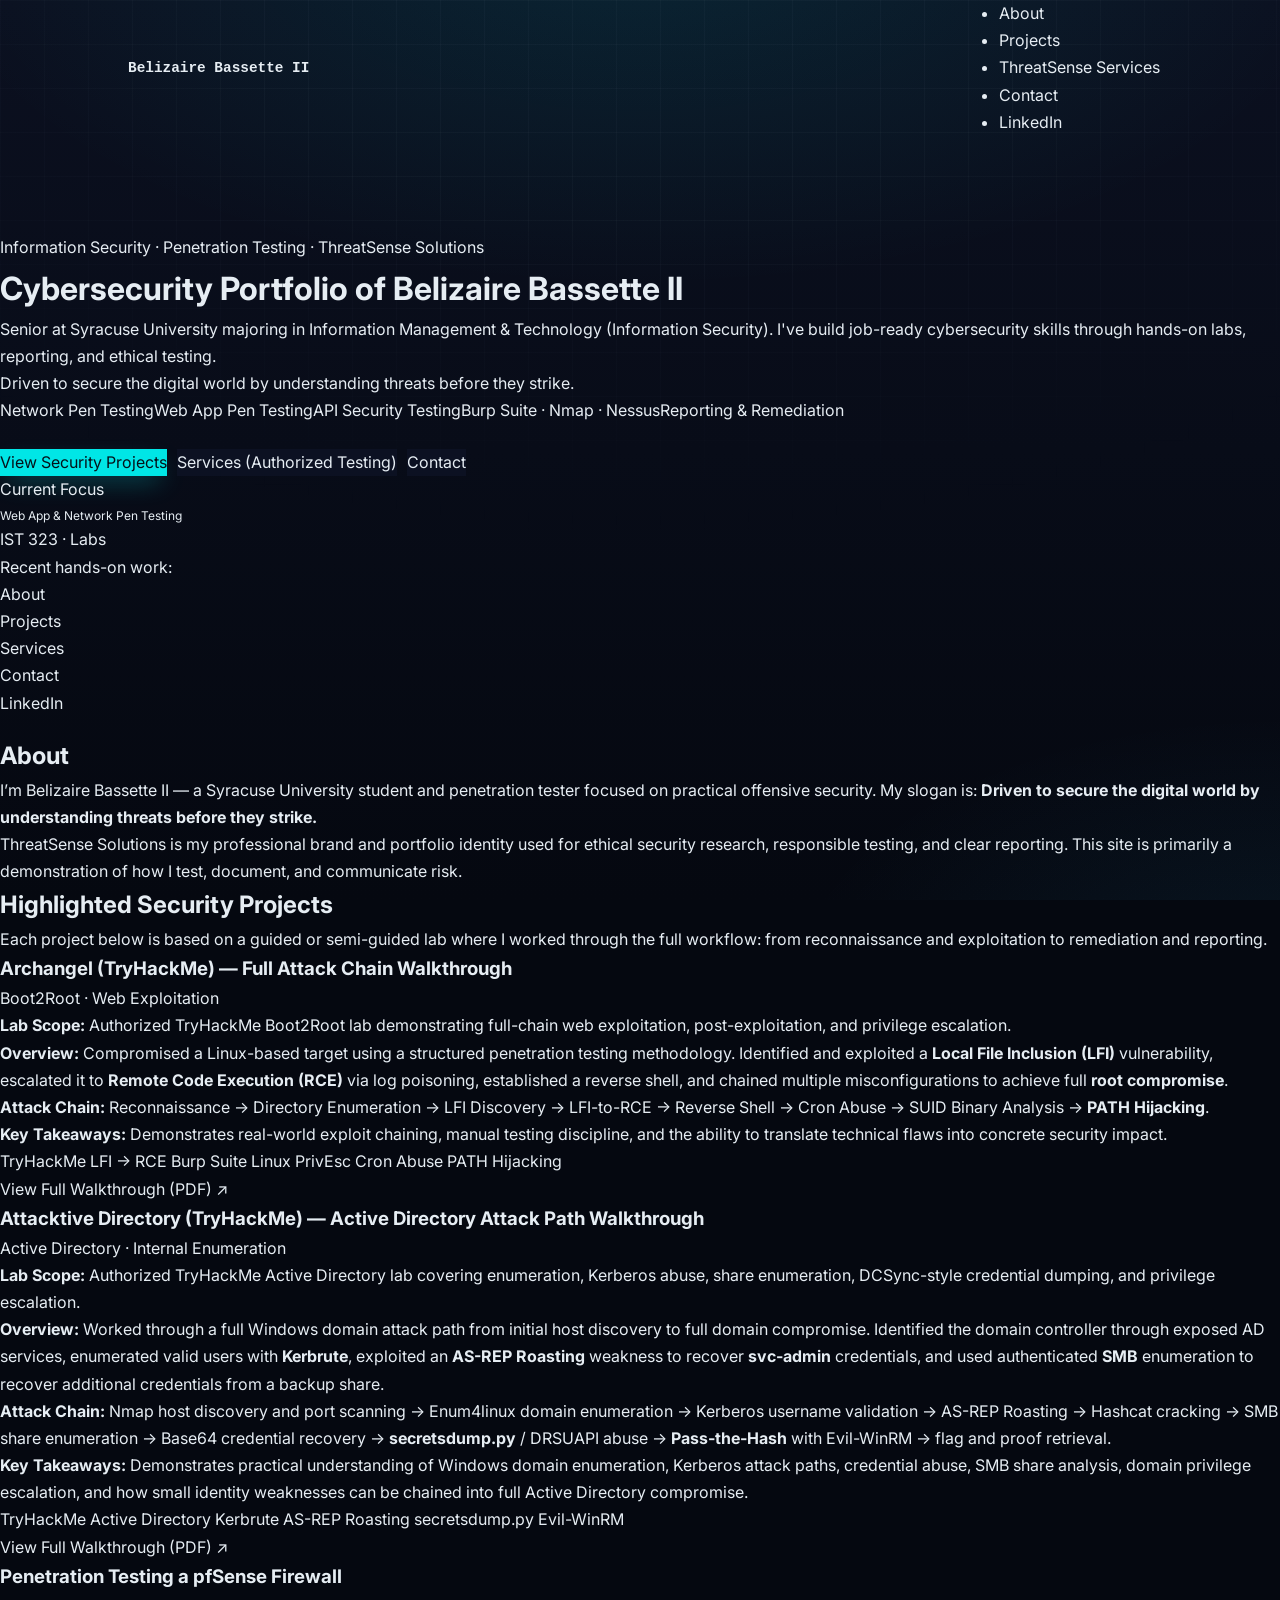
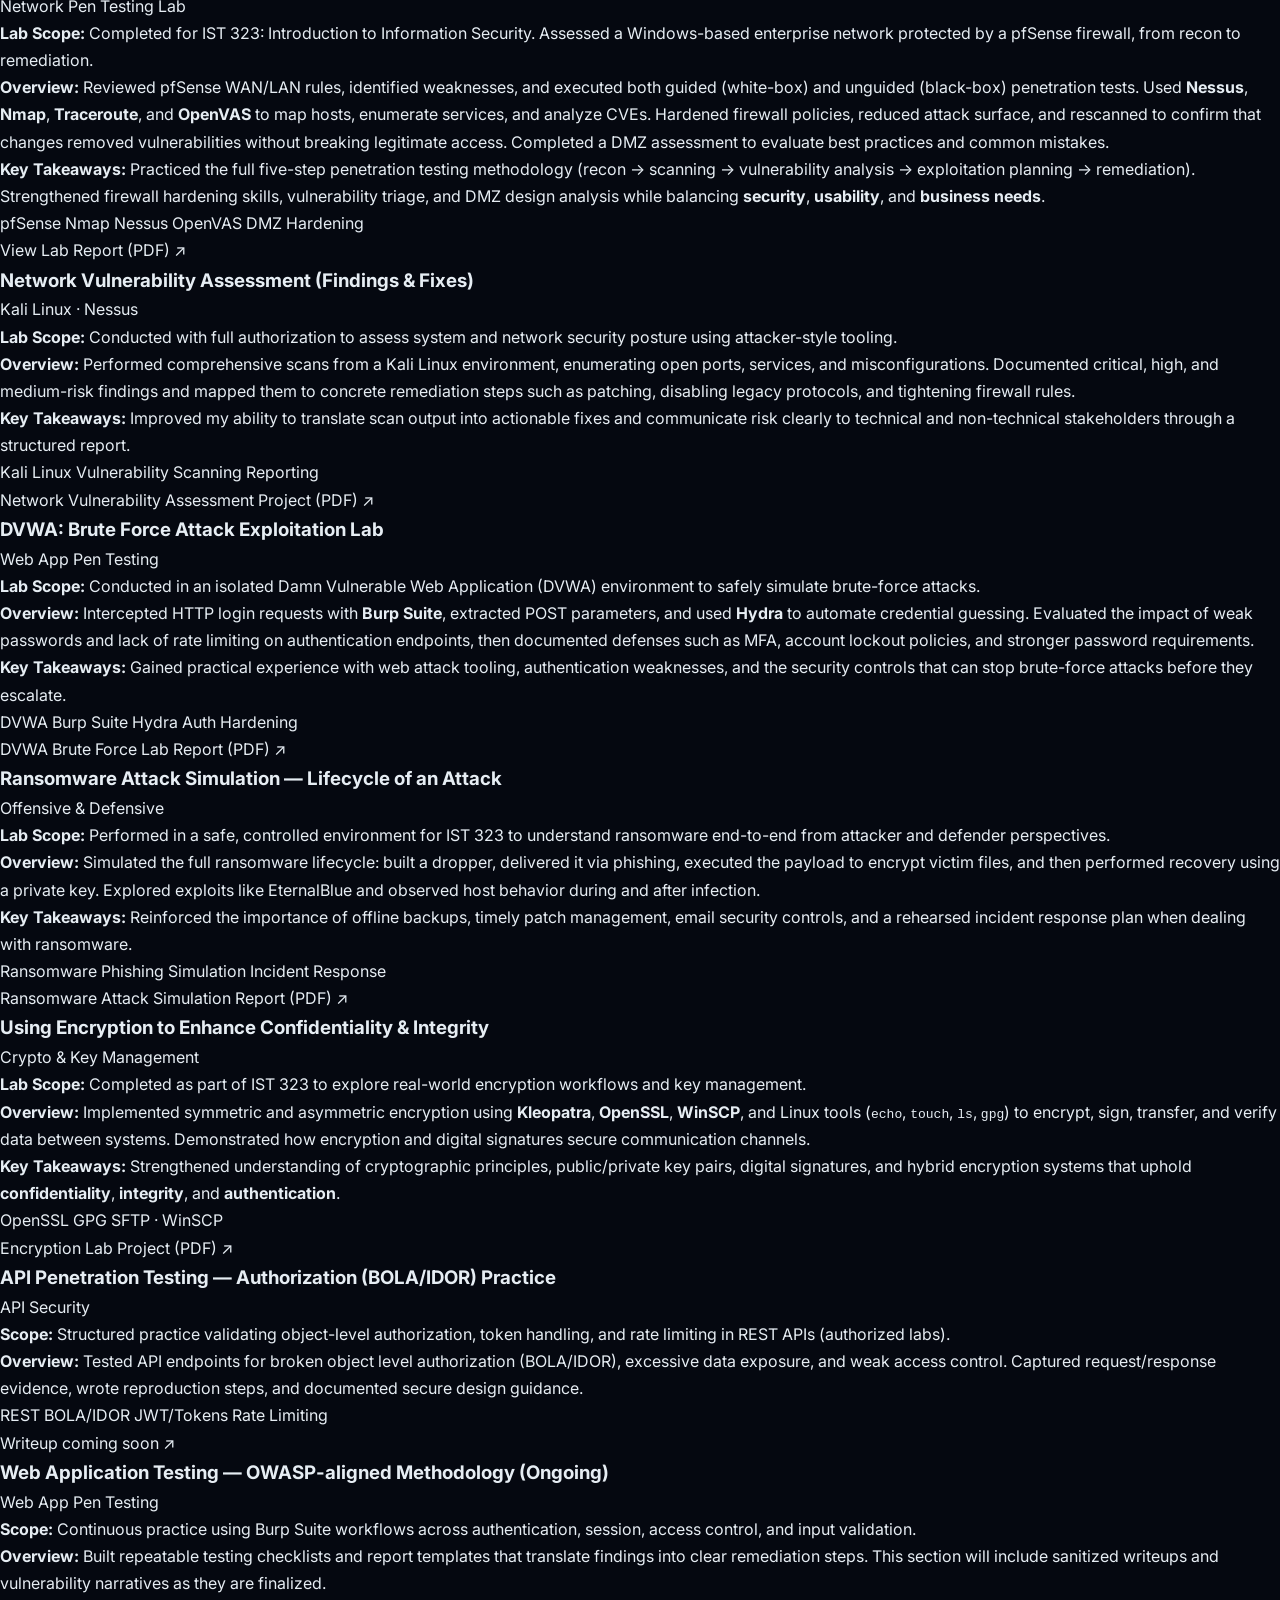
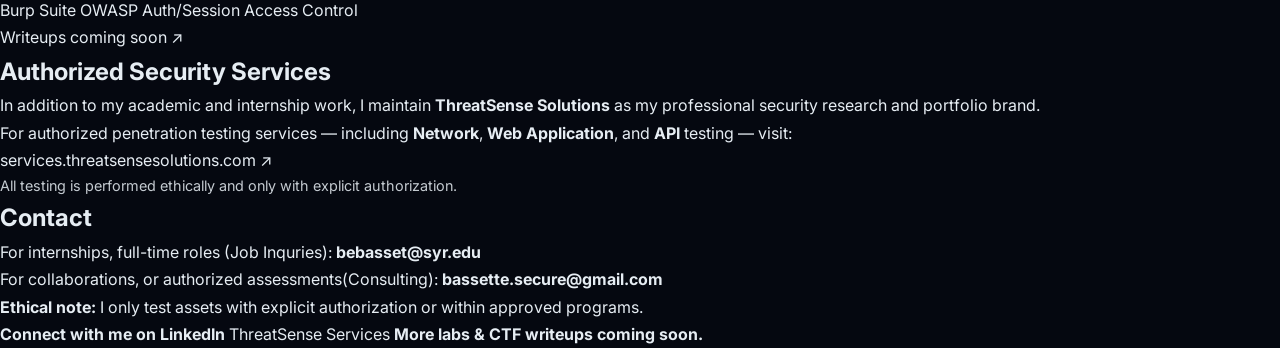
<file: index_attacktive_added.html>
<!DOCTYPE html>
<html lang="en">
<head>
  <meta charset="UTF-8" />
  <meta name="viewport" content="width=device-width, initial-scale=1.0" />
  <meta name="description" content="Portfolio of Belizaire Bassette II — cybersecurity projects and offensive security work products. ThreatSense Solutions is my professional brand and portfolio identity." />
  <title>Belizaire Bassette II - Cybersecurity Portfolio</title>

  <!-- Google Font -->
  <link href="https://fonts.googleapis.com/css2?family=Inter:wght@300;400;500;600;700&display=swap" rel="stylesheet" />

    <link rel="stylesheet" href="style.css" />
</head>
<body>
  <!-- NAVBAR -->
  <nav class="navbar">
    <div class="nav-inner">
      <div class="nav-brand">
        <div class="nav-dot"></div>
        <span>Belizaire Bassette II</span>
      </div>
      
      <ul>
        <li><a href="index.html#about">About</a></li>
        <li><a href="index.html#projects">Projects</a></li>
        <li><a href="" target="_blank" rel="noopener" title="Authorized penetration testing services"> ThreatSense Services </a></li>
        <li><a href="index.html#contact">Contact</a></li>
        <li><a href="https://www.linkedin.com/in/belizaireb" target="_blank" rel="noopener">LinkedIn</a></li>
      </ul>

    </div>
  </nav>

  <div class="page-wrapper">
    <!-- HERO -->
    <header class="hero">
      <div>
        <div class="hero-eyebrow">
          <span></span>
          <p>Information Security · Penetration Testing · ThreatSense Solutions</p>
        </div>
        <h1>Cybersecurity Portfolio of <span>Belizaire Bassette II</span></h1>
        <p class="hero-subtitle">Senior at Syracuse University majoring in Information Management &amp; Technology (Information Security). I've build job-ready cybersecurity skills through hands-on labs, reporting, and ethical testing. <br/><span style="color: var(--text-muted);">Driven to secure the digital world by understanding threats before they strike.</span></p>
        <div class="hero-tags"><span class="tag-chip">Network Pen Testing</span><span class="tag-chip">Web App Pen Testing</span><span class="tag-chip">API Security Testing</span><span class="tag-chip">Burp Suite · Nmap · Nessus</span><span class="tag-chip">Reporting & Remediation</span></div>
        <div class="hero-actions"><a href="#projects" class="btn-primary">View Security Projects</a>
          <a href="https://services.threatsensesolutions.com" class="btn-ghost" target="_blank" rel="noopener">Services (Authorized Testing)</a>
          <a href="mailto:bassette.secure@gmail.com" class="btn-ghost">Contact</a></div>
      </div>

      <div class="hero-right">
        <div class="hero-card">
          <div class="hero-card-header">
            <div>
              <div class="hero-card-title">Current Focus</div>
              <div style="font-size:0.75rem;color:var(--text-muted);margin-top:3px;">Web App &amp; Network Pen Testing</div>
            </div>
            <div class="hero-card-pill">IST 323 · Labs</div>
          </div>
          <div class="hero-card-body">
            <p>Recent hands-on work:</p>
            
      <ul>
        <li><a href="index.html#about">About</a></li>
        <li><a href="index.html#projects">Projects</a></li>
        <li><a href="services.html">Services</a></li>
        <li><a href="index.html#contact">Contact</a></li>
        <li><a href="https://www.linkedin.com/in/belizaireb" target="_blank" rel="noopener">LinkedIn</a></li>
      </ul>

          </div>
        </div>
      </div>
    </header>

    
    <!-- ABOUT -->
    <section id="about">
      <h2>About</h2>
      <p>
        I’m Belizaire Bassette II — a Syracuse University student and penetration tester focused on practical offensive security.
        My slogan is: <strong>Driven to secure the digital world by understanding threats before they strike.</strong>
      </p>
      <p>
        ThreatSense Solutions is my professional brand and portfolio identity used for ethical security research, responsible testing, and clear reporting.
        This site is primarily a demonstration of how I test, document, and communicate risk.
      </p>
    </section>


<!-- PROJECTS -->
    <section id="projects">
      <h2>Highlighted Security Projects</h2>
      <p>
        Each project below is based on a guided or semi-guided lab where I worked through the full workflow: from reconnaissance and exploitation to remediation and reporting.
      </p>

      <div class="projects-grid">

        <!-- Archangel TryHackMe -->
        <article class="project-card">
          <div class="project-header-row">
            <h3 class="project-title">Archangel (TryHackMe) — Full Attack Chain Walkthrough</h3>
            <span class="project-pill">Boot2Root · Web Exploitation</span>
          </div>
        
          <div class="project-meta">
            <strong>Lab Scope:</strong> Authorized TryHackMe Boot2Root lab demonstrating full-chain web exploitation, post-exploitation, and privilege escalation.
          </div>
        
          <div class="project-body">
            <p>
              <strong>Overview:</strong> Compromised a Linux-based target using a structured penetration testing methodology.
              Identified and exploited a <strong>Local File Inclusion (LFI)</strong> vulnerability, escalated it to
              <strong>Remote Code Execution (RCE)</strong> via log poisoning, established a reverse shell,
              and chained multiple misconfigurations to achieve full <strong>root compromise</strong>.
            </p>
        
            <p>
              <strong>Attack Chain:</strong> Reconnaissance → Directory Enumeration → LFI Discovery →
              LFI-to-RCE → Reverse Shell → Cron Abuse → SUID Binary Analysis → <strong>PATH Hijacking</strong>.
            </p>
        
            <p>
              <strong>Key Takeaways:</strong> Demonstrates real-world exploit chaining, manual testing discipline,
              and the ability to translate technical flaws into concrete security impact.
            </p>
        
            <div class="project-tags">
              <span class="project-tag">TryHackMe</span>
              <span class="project-tag">LFI → RCE</span>
              <span class="project-tag">Burp Suite</span>
              <span class="project-tag">Linux PrivEsc</span>
              <span class="project-tag">Cron Abuse</span>
              <span class="project-tag">PATH Hijacking</span>
            </div>
        
            <a class="project-link"
               href="Archangel THM Room Walkthrough.pdf"
               target="_blank">
              View Full Walkthrough (PDF) <span>↗</span>
            </a>
          </div>
        </article>

        <!-- Attacktive Directory TryHackMe -->
        <article class="project-card">
          <div class="project-header-row">
            <h3 class="project-title">Attacktive Directory (TryHackMe) — Active Directory Attack Path Walkthrough</h3>
            <span class="project-pill">Active Directory · Internal Enumeration</span>
          </div>
          <div class="project-meta">
            <strong>Lab Scope:</strong> Authorized TryHackMe Active Directory lab covering enumeration, Kerberos abuse, share enumeration, DCSync-style credential dumping, and privilege escalation.
          </div>
          <div class="project-body">
            <p>
              <strong>Overview:</strong> Worked through a full Windows domain attack path from initial host discovery to full domain compromise. Identified the domain controller through exposed AD services, enumerated valid users with <strong>Kerbrute</strong>, exploited an <strong>AS-REP Roasting</strong> weakness to recover <strong>svc-admin</strong> credentials, and used authenticated <strong>SMB</strong> enumeration to recover additional credentials from a backup share.
            </p>
            <p>
              <strong>Attack Chain:</strong> Nmap host discovery and port scanning → Enum4linux domain enumeration → Kerberos username validation → AS-REP Roasting → Hashcat cracking → SMB share enumeration → Base64 credential recovery → <strong>secretsdump.py</strong> / DRSUAPI abuse → <strong>Pass-the-Hash</strong> with Evil-WinRM → flag and proof retrieval.
            </p>
            <p>
              <strong>Key Takeaways:</strong> Demonstrates practical understanding of Windows domain enumeration, Kerberos attack paths, credential abuse, SMB share analysis, domain privilege escalation, and how small identity weaknesses can be chained into full Active Directory compromise.
            </p>
            <div class="project-tags">
              <span class="project-tag">TryHackMe</span>
              <span class="project-tag">Active Directory</span>
              <span class="project-tag">Kerbrute</span>
              <span class="project-tag">AS-REP Roasting</span>
              <span class="project-tag">secretsdump.py</span>
              <span class="project-tag">Evil-WinRM</span>
            </div>
            <a class="project-link" href="THM Attacktive Directory - Writeup(1).pdf" target="_blank">
              View Full Walkthrough (PDF) <span>↗</span>
            </a>
          </div>
        </article>
        
        <!-- pfSense Pen Testing Lab -->
        <article class="project-card">
          <div class="project-header-row">
            <h3 class="project-title">Penetration Testing a pfSense Firewall</h3>
            <span class="project-pill">Network Pen Testing Lab</span>
          </div>
          <div class="project-meta">
            <strong>Lab Scope:</strong> Completed for IST 323: Introduction to Information Security. Assessed a Windows-based enterprise network protected by a pfSense firewall, from recon to remediation.
          </div>
          <div class="project-body">
            <p>
              <strong>Overview:</strong> Reviewed pfSense WAN/LAN rules, identified weaknesses, and executed both guided (white-box) and unguided (black-box) penetration tests. Used
              <strong>Nessus</strong>, <strong>Nmap</strong>, <strong>Traceroute</strong>, and <strong>OpenVAS</strong> to map hosts, enumerate services, and analyze CVEs. Hardened firewall policies,
              reduced attack surface, and rescanned to confirm that changes removed vulnerabilities without breaking legitimate access. Completed a DMZ assessment to evaluate best practices and common mistakes.
            </p>
            <p>
              <strong>Key Takeaways:</strong> Practiced the full five-step penetration testing methodology (recon → scanning → vulnerability analysis → exploitation planning → remediation). Strengthened firewall
              hardening skills, vulnerability triage, and DMZ design analysis while balancing <strong>security</strong>, <strong>usability</strong>, and <strong>business needs</strong>.
            </p>
            <div class="project-tags">
              <span class="project-tag">pfSense</span>
              <span class="project-tag">Nmap</span>
              <span class="project-tag">Nessus</span>
              <span class="project-tag">OpenVAS</span>
              <span class="project-tag">DMZ Hardening</span>
            </div>
            <a class="project-link" href="Penetration-Testing-a-pfSense-Firewall-(3e)-Belizaire-Bassette-II.pdf" target="_blank">
              View Lab Report (PDF) <span>↗</span>
            </a>
          </div>
        </article>

        <!-- Network Vulnerability Scan -->
        <article class="project-card">
          <div class="project-header-row">
            <h3 class="project-title">Network Vulnerability Assessment (Findings &amp; Fixes)</h3>
            <span class="project-pill">Kali Linux · Nessus</span>
          </div>
          <div class="project-meta">
            <strong>Lab Scope:</strong> Conducted with full authorization to assess system and network security posture using attacker-style tooling.
          </div>
          <div class="project-body">
            <p>
              <strong>Overview:</strong> Performed comprehensive scans from a Kali Linux environment, enumerating open ports, services, and misconfigurations. Documented critical, high, and medium-risk findings
              and mapped them to concrete remediation steps such as patching, disabling legacy protocols, and tightening firewall rules.
            </p>
            <p>
              <strong>Key Takeaways:</strong> Improved my ability to translate scan output into actionable fixes and communicate risk clearly to technical and non-technical stakeholders through a structured report.
            </p>
            <div class="project-tags">
              <span class="project-tag">Kali Linux</span>
              <span class="project-tag">Vulnerability Scanning</span>
              <span class="project-tag">Reporting</span>
            </div>
            <a class="project-link" href="Network Vulnerability Assesment Project.pdf" target="_blank">
              Network Vulnerability Assessment Project (PDF) <span>↗</span>
            </a>
          </div>
        </article>

        <!-- DVWA Brute Force Lab -->
        <article class="project-card">
          <div class="project-header-row">
            <h3 class="project-title">DVWA: Brute Force Attack Exploitation Lab</h3>
            <span class="project-pill">Web App Pen Testing</span>
          </div>
          <div class="project-meta">
            <strong>Lab Scope:</strong> Conducted in an isolated Damn Vulnerable Web Application (DVWA) environment to safely simulate brute-force attacks.
          </div>
          <div class="project-body">
            <p>
              <strong>Overview:</strong> Intercepted HTTP login requests with <strong>Burp Suite</strong>, extracted POST parameters, and used <strong>Hydra</strong> to automate credential guessing. Evaluated the
              impact of weak passwords and lack of rate limiting on authentication endpoints, then documented defenses such as MFA, account lockout policies, and stronger password requirements.
            </p>
            <p>
              <strong>Key Takeaways:</strong> Gained practical experience with web attack tooling, authentication weaknesses, and the security controls that can stop brute-force attacks before they escalate.
            </p>
            <div class="project-tags">
              <span class="project-tag">DVWA</span>
              <span class="project-tag">Burp Suite</span>
              <span class="project-tag">Hydra</span>
              <span class="project-tag">Auth Hardening</span>
            </div>
            <a class="project-link" href="DVWA_Brute_Force_Lab1.1.pdf" target="_blank">
              DVWA Brute Force Lab Report (PDF) <span>↗</span>
            </a>
          </div>
        </article>

        <!-- Ransomware Simulation -->
        <article class="project-card">
          <div class="project-header-row">
            <h3 class="project-title">Ransomware Attack Simulation — Lifecycle of an Attack</h3>
            <span class="project-pill">Offensive &amp; Defensive</span>
          </div>
          <div class="project-meta">
            <strong>Lab Scope:</strong> Performed in a safe, controlled environment for IST 323 to understand ransomware end-to-end from attacker and defender perspectives.
          </div>
          <div class="project-body">
            <p>
              <strong>Overview:</strong> Simulated the full ransomware lifecycle: built a dropper, delivered it via phishing, executed the payload to encrypt victim files, and then performed recovery using a
              private key. Explored exploits like EternalBlue and observed host behavior during and after infection.
            </p>
            <p>
              <strong>Key Takeaways:</strong> Reinforced the importance of offline backups, timely patch management, email security controls, and a rehearsed incident response plan when dealing with ransomware.
            </p>
            <div class="project-tags">
              <span class="project-tag">Ransomware</span>
              <span class="project-tag">Phishing Simulation</span>
              <span class="project-tag">Incident Response</span>
            </div>
            <a class="project-link" href="Performing+a+Ransomware+Attack+-+Belizaire+Bassette+II.pdf" target="_blank">
              Ransomware Attack Simulation Report (PDF) <span>↗</span>
            </a>
          </div>
        </article>

        <!-- Encryption Lab -->
        <article class="project-card">
          <div class="project-header-row">
            <h3 class="project-title">Using Encryption to Enhance Confidentiality &amp; Integrity</h3>
            <span class="project-pill">Crypto &amp; Key Management</span>
          </div>
          <div class="project-meta">
            <strong>Lab Scope:</strong> Completed as part of IST 323 to explore real-world encryption workflows and key management.
          </div>
          <div class="project-body">
            <p>
              <strong>Overview:</strong> Implemented symmetric and asymmetric encryption using <strong>Kleopatra</strong>, <strong>OpenSSL</strong>, <strong>WinSCP</strong>, and Linux tools
              (<code>echo</code>, <code>touch</code>, <code>ls</code>, <code>gpg</code>) to encrypt, sign, transfer, and verify data between systems. Demonstrated how encryption and digital signatures secure
              communication channels.
            </p>
            <p>
              <strong>Key Takeaways:</strong> Strengthened understanding of cryptographic principles, public/private key pairs, digital signatures, and hybrid encryption systems that uphold
              <strong>confidentiality</strong>, <strong>integrity</strong>, and <strong>authentication</strong>.
            </p>
            <div class="project-tags">
              <span class="project-tag">OpenSSL</span>
              <span class="project-tag">GPG</span>
              <span class="project-tag">SFTP · WinSCP</span>
            </div>
            <a class="project-link" href="Using Encryption to Enhance Confidentiality and Integrity (4e) - Belizaire Bassette II.pdf" target="_blank">
              Encryption Lab Project (PDF) <span>↗</span>
            </a>
          </div>
        </article>

      
        <!-- API Pen Testing Placeholder -->
        <article class="project-card">
          <div class="project-header-row">
            <h3 class="project-title">API Penetration Testing — Authorization (BOLA/IDOR) Practice</h3>
            <span class="project-pill">API Security</span>
          </div>
          <div class="project-meta">
            <strong>Scope:</strong> Structured practice validating object-level authorization, token handling, and rate limiting in REST APIs (authorized labs).
          </div>
          <div class="project-body">
            <p>
              <strong>Overview:</strong> Tested API endpoints for broken object level authorization (BOLA/IDOR), excessive data exposure, and weak access control.
              Captured request/response evidence, wrote reproduction steps, and documented secure design guidance.
            </p>
            <div class="project-tags">
              <span class="project-tag">REST</span>
              <span class="project-tag">BOLA/IDOR</span>
              <span class="project-tag">JWT/Tokens</span>
              <span class="project-tag">Rate Limiting</span>
            </div>
            <a class="project-link" href="#" title="Add a link when ready">
              Writeup coming soon <span>↗</span>
            </a>
          </div>
        </article>

        <!-- Web App Testing Placeholder -->
        <article class="project-card">
          <div class="project-header-row">
            <h3 class="project-title">Web Application Testing — OWASP-aligned Methodology (Ongoing)</h3>
            <span class="project-pill">Web App Pen Testing</span>
          </div>
          <div class="project-meta">
            <strong>Scope:</strong> Continuous practice using Burp Suite workflows across authentication, session, access control, and input validation.
          </div>
          <div class="project-body">
            <p>
              <strong>Overview:</strong> Built repeatable testing checklists and report templates that translate findings into clear remediation steps.
              This section will include sanitized writeups and vulnerability narratives as they are finalized.
            </p>
            <div class="project-tags">
              <span class="project-tag">Burp Suite</span>
              <span class="project-tag">OWASP</span>
              <span class="project-tag">Auth/Session</span>
              <span class="project-tag">Access Control</span>
            </div>
            <a class="project-link" href="#" title="Add a link when ready">
              Writeups coming soon <span>↗</span>
            </a>
          </div>
        </article>
</div>
    </section>
  </div>
  
<!-- AUTH SERVICES -->
<section id="services-link">
  <h2>Authorized Security Services</h2>

  <p>
    In addition to my academic and internship work, I maintain
    <strong>ThreatSense Solutions</strong> as my professional security research
    and portfolio brand.
  </p>

  <p>
    For authorized penetration testing services — including
    <strong>Network</strong>, <strong>Web Application</strong>, and
    <strong>API</strong> testing — visit:
  </p>

  <p>
    <a href=""
       target="_blank"
       rel="noopener">
      services.threatsensesolutions.com ↗
    </a>
  </p>

  <p style="font-size: 0.9em; opacity: 0.85;">
    All testing is performed ethically and only with explicit authorization.
  </p>
</section>
<!-- END OF AUTH SERVICES -->
  
    <!-- CONTACT -->
    <section id="contact">
      <h2>Contact</h2>
      <p>
        For internships, full-time roles (Job Inquries): <strong><a href="mailto:bebasset@syr.edu">bebasset@syr.edu</a></strong>
      </p>
      <p>
        For collaborations, or authorized assessments(Consulting): <strong><a href="mailto:bassette.secure@gmail.com">bassette.secure@gmail.com</a></strong>
      </p>
      <p>
        <strong>Ethical note:</strong> I only test assets with explicit authorization or within approved programs.
      </p>
    </section>


  </div>

  <!-- FOOTER -->
  <div class="footer_row">
    <a href="https://www.linkedin.com/in/belizaireb" target="_blank"><strong>Connect with me on LinkedIn</strong></a>
    <a href="" target="_blank" rel="noopener">ThreatSense Services</a>
    <span><strong>More labs &amp; CTF writeups coming soon. </strong></span>
  </div>
</body>
</html>
</file>
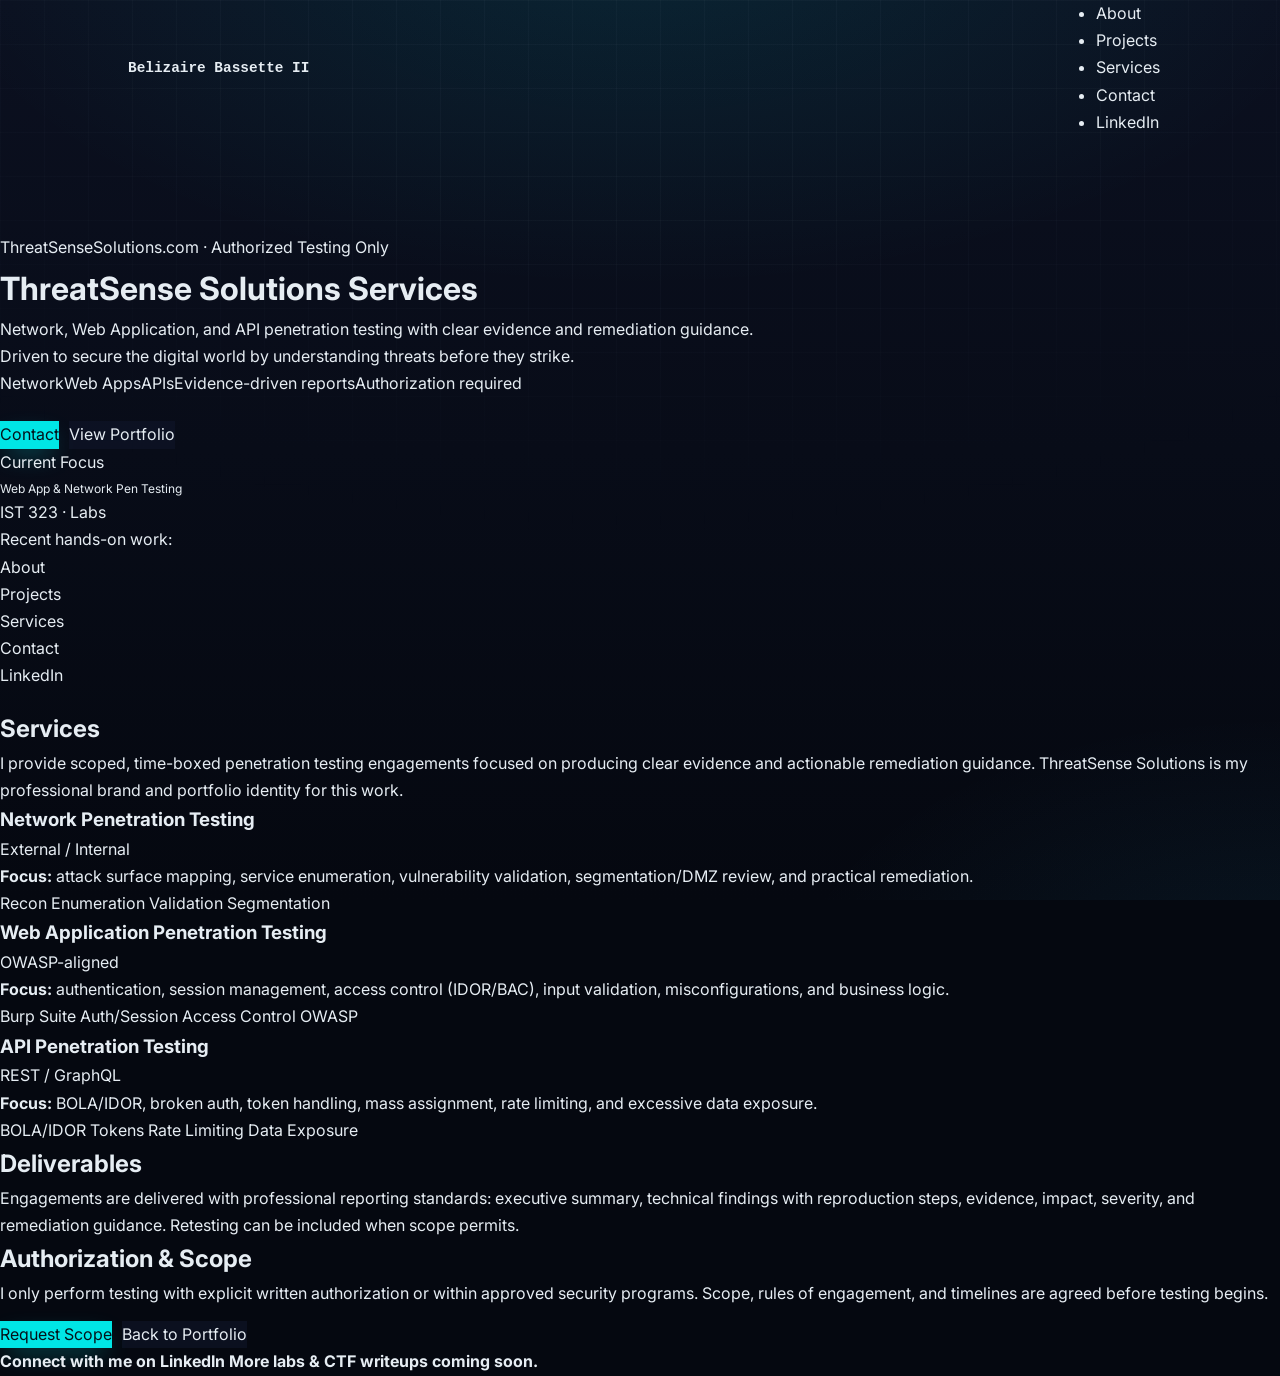
<file: services.html>
<!DOCTYPE html>
<html lang="en">
<head>
  <meta charset="UTF-8" />
  <meta name="viewport" content="width=device-width, initial-scale=1.0" />
  <meta name="description" content="ThreatSense Solutions — Network, Web Application, and API penetration testing. Authorized, scoped testing with clear reporting and remediation guidance." />
  <title>ThreatSense Solutions - Services</title>

  <!-- Google Font -->
  <link href="https://fonts.googleapis.com/css2?family=Inter:wght@300;400;500;600;700&display=swap" rel="stylesheet" />

    <link rel="stylesheet" href="style.css" />
</head>
<body>
  <!-- NAVBAR -->
  <nav class="navbar">
    <div class="nav-inner">
      <div class="nav-brand">
        <div class="nav-dot"></div>
        <span>Belizaire Bassette II</span>
      </div>
      
      <ul>
        <li><a href="index.html#about">About</a></li>
        <li><a href="index.html#projects">Projects</a></li>
        <li><a href="services.html">Services</a></li>
        <li><a href="index.html#contact">Contact</a></li>
        <li><a href="https://www.linkedin.com/in/belizaireb" target="_blank" rel="noopener">LinkedIn</a></li>
      </ul>

    </div>
  </nav>

  <div class="page-wrapper">
    <!-- HERO -->
    <header class="hero">
      <div>
        <div class="hero-eyebrow">
          <span></span>
          <p>ThreatSenseSolutions.com · Authorized Testing Only</p>
        </div>
        <h1>ThreatSense Solutions <span>Services</span></h1>
        <p class="hero-subtitle">Network, Web Application, and API penetration testing with clear evidence and remediation guidance. <br/><span style="color: var(--text-muted);">Driven to secure the digital world by understanding threats before they strike.</span></p>
        <div class="hero-tags"><span class="tag-chip">Network</span><span class="tag-chip">Web Apps</span><span class="tag-chip">APIs</span><span class="tag-chip">Evidence-driven reports</span><span class="tag-chip">Authorization required</span></div>
        <div class="hero-actions"><a href="mailto:bbassetteii@gmail.com" class="btn-primary">Contact</a>
          <a href="index.html#projects" class="btn-ghost">View Portfolio</a></div>
      </div>

      <div class="hero-right">
        <div class="hero-card">
          <div class="hero-card-header">
            <div>
              <div class="hero-card-title">Current Focus</div>
              <div style="font-size:0.75rem;color:var(--text-muted);margin-top:3px;">Web App &amp; Network Pen Testing</div>
            </div>
            <div class="hero-card-pill">IST 323 · Labs</div>
          </div>
          <div class="hero-card-body">
            <p>Recent hands-on work:</p>
            
      <ul>
        <li><a href="index.html#about">About</a></li>
        <li><a href="index.html#projects">Projects</a></li>
        <li><a href="services.html">Services</a></li>
        <li><a href="index.html#contact">Contact</a></li>
        <li><a href="https://www.linkedin.com/in/belizaireb" target="_blank" rel="noopener">LinkedIn</a></li>
      </ul>

          </div>
        </div>
      </div>
    </header>

    
    <section id="services">
      <h2>Services</h2>
      <p>
        I provide scoped, time-boxed penetration testing engagements focused on producing clear evidence and actionable remediation guidance.
        ThreatSense Solutions is my professional brand and portfolio identity for this work.
      </p>

      <div class="projects-grid">
        <article class="project-card">
          <div class="project-header-row">
            <h3 class="project-title">Network Penetration Testing</h3>
            <span class="project-pill">External / Internal</span>
          </div>
          <div class="project-body">
            <p><strong>Focus:</strong> attack surface mapping, service enumeration, vulnerability validation, segmentation/DMZ review, and practical remediation.</p>
            <div class="project-tags">
              <span class="project-tag">Recon</span>
              <span class="project-tag">Enumeration</span>
              <span class="project-tag">Validation</span>
              <span class="project-tag">Segmentation</span>
            </div>
          </div>
        </article>

        <article class="project-card">
          <div class="project-header-row">
            <h3 class="project-title">Web Application Penetration Testing</h3>
            <span class="project-pill">OWASP-aligned</span>
          </div>
          <div class="project-body">
            <p><strong>Focus:</strong> authentication, session management, access control (IDOR/BAC), input validation, misconfigurations, and business logic.</p>
            <div class="project-tags">
              <span class="project-tag">Burp Suite</span>
              <span class="project-tag">Auth/Session</span>
              <span class="project-tag">Access Control</span>
              <span class="project-tag">OWASP</span>
            </div>
          </div>
        </article>

        <article class="project-card">
          <div class="project-header-row">
            <h3 class="project-title">API Penetration Testing</h3>
            <span class="project-pill">REST / GraphQL</span>
          </div>
          <div class="project-body">
            <p><strong>Focus:</strong> BOLA/IDOR, broken auth, token handling, mass assignment, rate limiting, and excessive data exposure.</p>
            <div class="project-tags">
              <span class="project-tag">BOLA/IDOR</span>
              <span class="project-tag">Tokens</span>
              <span class="project-tag">Rate Limiting</span>
              <span class="project-tag">Data Exposure</span>
            </div>
          </div>
        </article>
      </div>
    </section>

    <section id="deliverables">
      <h2>Deliverables</h2>
      <p>
        Engagements are delivered with professional reporting standards: executive summary, technical findings with reproduction steps,
        evidence, impact, severity, and remediation guidance. Retesting can be included when scope permits.
      </p>
    </section>

    <section id="scope">
      <h2>Authorization &amp; Scope</h2>
      <p>
        I only perform testing with explicit written authorization or within approved security programs. Scope, rules of engagement, and
        timelines are agreed before testing begins.
      </p>
      <div class="hero-actions" style="margin-top:14px;">
        <a href="mailto:bassette.secure@gmail.com" class="btn-primary">Request Scope</a>
        <a href="index.html#projects" class="btn-ghost">Back to Portfolio</a>
      </div>
    </section>

  </div>

  <!-- FOOTER -->
  <div class="footer_row">
    <a href="https://www.linkedin.com/in/belizaireb" target="_blank"><strong>Connect with me on LinkedIn</strong></a>
    <span><strong>More labs &amp; CTF writeups coming soon.</strong></span>
  </div>
</body>
</html>
</file>
<file: style.css>
/* =========================================================================
   Belizaire Bassette II — Offensive Security Portfolio
   Theme: "Red-Team Ops / Engagement Dossier" terminal skin
   Palette: original cyan-on-dark  (#050810 base, #00e6e6 accent)
   Goal: cool + techy, but high-contrast, readable, and accessible.
   ========================================================================= */

:root {
  /* Surfaces */
  --bg:        #050810;
  --bg-alt:    #0b1020;
  --panel:     #0f172a;
  --panel-2:   #0b1224;
  --panel-3:   #111a30;

  /* Lines */
  --border:        rgba(148, 163, 184, 0.18);
  --border-strong: rgba(148, 163, 184, 0.34);

  /* Brand accent (unchanged from original) */
  --accent:      #00e6e6;
  --accent-2:    #22d3ee;
  --accent-dim:  rgba(0, 230, 230, 0.12);
  --accent-glow: rgba(0, 230, 230, 0.45);

  /* Severity accents (authentic pentest reporting palette) */
  --crit: #f87171;
  --high: #fb923c;
  --med:  #facc15;
  --low:  #34d399;
  --info: #60a5fa;

  /* Text */
  --text:  #e6edf3;
  --muted: #9fb0c3;
  --faint: #6b7a90;

  /* Type */
  --sans: "Inter", system-ui, -apple-system, "Segoe UI", sans-serif;
  --mono: "JetBrains Mono", "Space Mono", ui-monospace, "SFMono-Regular", Menlo, Consolas, monospace;

  /* Metrics */
  --maxw: 1080px;
  --nav-h: 60px;
  --radius: 14px;
  --radius-sm: 8px;
  --shadow: 0 22px 55px -18px rgba(0, 0, 0, 0.7);
  --t-fast: 0.2s ease;
  --t: 0.3s cubic-bezier(0.16, 1, 0.3, 1);
}

*, *::before, *::after { margin: 0; padding: 0; box-sizing: border-box; }

html { scroll-behavior: smooth; scroll-padding-top: calc(var(--nav-h) + 14px); }

body {
  font-family: var(--sans);
  color: var(--text);
  background: var(--bg);
  line-height: 1.7;
  min-height: 100vh;
  overflow-x: hidden;
  position: relative;
}

/* Ambient background: grid + radial glow + scanlines */
body::before {
  content: "";
  position: fixed;
  inset: 0;
  z-index: -2;
  background:
    radial-gradient(1200px 600px at 50% -8%, rgba(0, 230, 230, 0.10), transparent 60%),
    radial-gradient(900px 500px at 100% 110%, rgba(56, 189, 248, 0.08), transparent 55%),
    linear-gradient(var(--bg-alt), var(--bg));
}
body::after {
  content: "";
  position: fixed;
  inset: 0;
  z-index: -1;
  pointer-events: none;
  background-image:
    linear-gradient(rgba(148, 163, 184, 0.045) 1px, transparent 1px),
    linear-gradient(90deg, rgba(148, 163, 184, 0.045) 1px, transparent 1px);
  background-size: 44px 44px;
  mask-image: radial-gradient(ellipse 80% 60% at 50% 0%, #000 40%, transparent 100%);
}

a { color: inherit; text-decoration: none; }

::selection { background: var(--accent); color: #04121a; }

:focus-visible {
  outline: 2px solid var(--accent);
  outline-offset: 3px;
  border-radius: 3px;
}

/* Skip link */
.skip-link {
  position: absolute;
  left: -9999px;
  top: 0;
  z-index: 10000;
  background: var(--accent);
  color: #04121a;
  padding: 10px 16px;
  font-family: var(--mono);
  font-weight: 700;
  border-radius: 0 0 8px 0;
}
.skip-link:focus { left: 0; }

/* =============================== LOADER =============================== */
#loader {
  position: fixed;
  inset: 0;
  z-index: 9999;
  background: var(--bg);
  display: flex;
  align-items: center;
  justify-content: center;
  padding: 1.5rem;
  transition: opacity 0.55s ease;
}
#loader.done { opacity: 0; pointer-events: none; }
.boot {
  width: min(560px, 100%);
  font-family: var(--mono);
  font-size: 13px;
  line-height: 1.85;
}
.boot-head {
  color: var(--faint);
  font-size: 11px;
  letter-spacing: 0.14em;
  text-transform: uppercase;
  margin-bottom: 0.9rem;
  display: flex;
  gap: 8px;
  align-items: center;
}
.boot-head .dotset { display: flex; gap: 6px; }
.boot-head .dotset i {
  width: 11px; height: 11px; border-radius: 50%; display: block;
}
.dot-r { background: #ff5f57; } .dot-y { background: #febc2e; } .dot-g { background: #28c840; }
.boot-line { color: var(--muted); white-space: pre-wrap; opacity: 0; }
.boot-line.show { opacity: 1; }
.boot-line .ok  { color: var(--low); }
.boot-line .tag { color: var(--accent); }
.boot-grant {
  color: var(--accent);
  font-weight: 700;
  letter-spacing: 0.18em;
  margin-top: 0.4rem;
  opacity: 0;
}
.boot-grant.show { opacity: 1; }
.boot-bar {
  margin-top: 1.1rem;
  height: 4px;
  background: rgba(148, 163, 184, 0.15);
  border-radius: 999px;
  overflow: hidden;
}
.boot-bar > i {
  display: block;
  height: 100%;
  width: 0;
  background: linear-gradient(90deg, var(--accent), var(--accent-2));
  box-shadow: 0 0 12px var(--accent-glow);
  border-radius: 999px;
}
.cursor {
  display: inline-block;
  width: 8px;
  height: 1.05em;
  background: var(--accent);
  vertical-align: -2px;
  margin-left: 2px;
  animation: blink 1s steps(1) infinite;
}
@keyframes blink { 50% { opacity: 0; } }

/* =============================== NAV =============================== */
.nav {
  position: fixed;
  top: 0; left: 0; right: 0;
  z-index: 200;
  height: var(--nav-h);
  background: rgba(5, 8, 16, 0.82);
  backdrop-filter: blur(14px);
  border-bottom: 1px solid var(--border);
  transform: translateY(-100%);
  transition: transform 0.5s var(--t);
}
.nav.visible { transform: translateY(0); }
.nav-inner {
  max-width: var(--maxw);
  height: 100%;
  margin: 0 auto;
  padding: 0 20px;
  display: flex;
  align-items: center;
  justify-content: space-between;
  gap: 14px;
}
.nav-brand {
  font-family: var(--mono);
  font-size: 0.9rem;
  font-weight: 700;
  color: var(--text);
  display: flex;
  align-items: center;
  gap: 8px;
  white-space: nowrap;
}
.nav-brand .prompt { color: var(--accent); }
.nav-brand .cursor { height: 0.95em; }
.nav-links {
  display: flex;
  gap: 4px;
  list-style: none;
  align-items: center;
  flex-wrap: wrap;
  justify-content: center;
}
.nav-links a {
  font-family: var(--mono);
  font-size: 0.76rem;
  letter-spacing: 0.03em;
  color: var(--muted);
  padding: 7px 10px;
  border-radius: 6px;
  transition: color var(--t-fast), background var(--t-fast);
}
.nav-links a:hover { color: var(--text); background: rgba(148, 163, 184, 0.08); }
.nav-links a.active { color: var(--accent); }
.nav-right { display: flex; align-items: center; gap: 12px; }
.nav-status {
  font-family: var(--mono);
  font-size: 0.68rem;
  color: var(--faint);
  letter-spacing: 0.08em;
  white-space: nowrap;
}
.nav-status b { color: var(--accent); font-weight: 500; }
.nav-resume {
  font-family: var(--mono);
  font-size: 0.72rem;
  font-weight: 700;
  color: var(--accent);
  border: 1px solid rgba(0, 230, 230, 0.4);
  padding: 6px 12px;
  border-radius: 999px;
  transition: all var(--t-fast);
  white-space: nowrap;
}
.nav-resume:hover { background: var(--accent-dim); border-color: var(--accent); }

/* =============================== LAYOUT =============================== */
main { max-width: var(--maxw); margin: 0 auto; padding: 0 20px; }

.section { padding: 3.2rem 0 1rem; scroll-margin-top: calc(var(--nav-h) + 14px); }

/* Section header w/ terminal prompt eyebrow */
.sec-head { margin-bottom: 1.5rem; }
.eyebrow {
  font-family: var(--mono);
  font-size: 0.72rem;
  letter-spacing: 0.05em;
  color: var(--accent);
  margin-bottom: 0.55rem;
  display: block;
}
.eyebrow .path { color: var(--faint); }
.sec-title {
  font-size: clamp(1.5rem, 3vw, 2rem);
  font-weight: 700;
  letter-spacing: -0.02em;
  color: #f2f8fd;
  line-height: 1.15;
}
.sec-sub {
  color: var(--muted);
  max-width: 60ch;
  margin-top: 0.6rem;
  font-size: 0.98rem;
}

/* =============================== TERMINAL PANEL =============================== */
.term {
  background: linear-gradient(180deg, var(--panel), var(--panel-2));
  border: 1px solid var(--border);
  border-radius: var(--radius);
  box-shadow: var(--shadow);
  overflow: hidden;
}
.term-bar {
  display: flex;
  align-items: center;
  gap: 10px;
  padding: 10px 14px;
  background: rgba(148, 163, 184, 0.05);
  border-bottom: 1px solid var(--border);
}
.term-dots { display: flex; gap: 6px; }
.term-dots i { width: 11px; height: 11px; border-radius: 50%; display: block; }
.term-file {
  font-family: var(--mono);
  font-size: 0.74rem;
  color: var(--faint);
  letter-spacing: 0.02em;
}
.term-body { padding: 1.5rem; }

/* =============================== HERO =============================== */
.hero {
  padding-top: calc(var(--nav-h) + 2.4rem);
  padding-bottom: 1.2rem;
}
.hero-grid {
  display: grid;
  grid-template-columns: minmax(0, 1.35fr) minmax(0, 1fr);
  gap: 24px;
  align-items: stretch;
}
.hero-main .term-body { padding: 1.75rem; }
.hero-prompt {
  font-family: var(--mono);
  font-size: 0.85rem;
  color: var(--muted);
  margin-bottom: 0.5rem;
}
.hero-prompt .prompt { color: var(--accent); }
.hero-name {
  font-size: clamp(2.1rem, 6vw, 3.4rem);
  font-weight: 800;
  line-height: 1.02;
  letter-spacing: -0.03em;
  color: #f4fafe;
}
.hero-name .accent { color: var(--accent); }
.hero-role {
  font-family: var(--mono);
  font-size: 0.95rem;
  color: var(--accent-2);
  margin-top: 0.7rem;
  letter-spacing: 0.01em;
}
.hero-desc {
  color: var(--muted);
  margin-top: 1rem;
  max-width: 52ch;
  font-size: 1rem;
}
.status-pill {
  display: inline-flex;
  align-items: center;
  gap: 9px;
  margin-top: 1.3rem;
  font-family: var(--mono);
  font-size: 0.72rem;
  letter-spacing: 0.06em;
  text-transform: uppercase;
  color: var(--text);
  background: rgba(52, 211, 153, 0.08);
  border: 1px solid rgba(52, 211, 153, 0.3);
  padding: 7px 14px;
  border-radius: 999px;
}
.status-pill .live {
  width: 8px; height: 8px; border-radius: 50%;
  background: var(--low);
  box-shadow: 0 0 10px rgba(52, 211, 153, 0.9);
  animation: pulse 2s infinite;
}
@keyframes pulse { 0%,100% { opacity: 1; } 50% { opacity: 0.35; } }

.hero-actions { display: flex; flex-wrap: wrap; gap: 10px; margin-top: 1.5rem; }
.btn {
  display: inline-flex;
  align-items: center;
  gap: 8px;
  font-family: var(--mono);
  font-size: 0.82rem;
  font-weight: 700;
  padding: 11px 18px;
  border-radius: 999px;
  border: 1px solid transparent;
  cursor: pointer;
  transition: transform var(--t-fast), box-shadow var(--t-fast), background var(--t-fast), border-color var(--t-fast), color var(--t-fast);
}
.btn-primary {
  background: var(--accent);
  color: #04121a;
  box-shadow: 0 10px 26px -8px var(--accent-glow);
}
.btn-primary:hover { transform: translateY(-2px); background: #67f0f0; box-shadow: 0 16px 34px -8px var(--accent-glow); }
.btn-ghost {
  background: rgba(15, 23, 42, 0.6);
  color: var(--text);
  border-color: var(--border-strong);
}
.btn-ghost:hover { transform: translateY(-2px); border-color: var(--accent); color: #eafeff; }

/* Hero side card: profile "cat" output */
.hero-side .term-body { padding: 1.35rem; }
.id-row {
  display: grid;
  grid-template-columns: 84px 1fr;
  gap: 6px 12px;
  font-family: var(--mono);
  font-size: 0.82rem;
  padding: 8px 0;
  border-bottom: 1px dashed var(--border);
}
.id-row:last-child { border-bottom: none; }
.id-row .k { color: var(--faint); letter-spacing: 0.03em; }
.id-row .v { color: var(--text); }
.id-row .v a { color: var(--accent); }
.id-row .v a:hover { text-decoration: underline; }

/* =============================== STAT COUNTERS =============================== */
.stats {
  display: grid;
  grid-template-columns: repeat(3, 1fr);
  gap: 14px;
  margin-top: 1.5rem;
}
.stat {
  background: var(--panel);
  border: 1px solid var(--border);
  border-radius: var(--radius-sm);
  padding: 1.2rem 1rem;
  text-align: center;
}
.stat .n {
  font-family: var(--mono);
  font-size: clamp(1.8rem, 4vw, 2.4rem);
  font-weight: 700;
  color: var(--accent);
  line-height: 1;
  letter-spacing: -0.02em;
}
.stat .l {
  font-size: 0.78rem;
  color: var(--muted);
  margin-top: 0.5rem;
  letter-spacing: 0.02em;
}

/* Findings breakdown */
.findings { margin-top: 1.5rem; }
.findings-title {
  font-family: var(--mono);
  font-size: 0.74rem;
  letter-spacing: 0.14em;
  text-transform: uppercase;
  color: var(--faint);
  margin-bottom: 0.9rem;
}
.finding-row {
  display: grid;
  grid-template-columns: 168px 1fr 42px;
  align-items: center;
  gap: 12px;
  margin-bottom: 0.7rem;
}
.finding-row .fname { font-family: var(--mono); font-size: 0.82rem; color: var(--text); }
.finding-track {
  height: 8px;
  background: rgba(148, 163, 184, 0.12);
  border-radius: 999px;
  overflow: hidden;
}
.finding-fill {
  height: 100%;
  width: 0;
  border-radius: 999px;
  transition: width 1.1s cubic-bezier(0.16, 1, 0.3, 1);
}
.finding-row .fcount {
  font-family: var(--mono);
  font-size: 0.82rem;
  color: var(--muted);
  text-align: right;
}
.sev-crit { background: linear-gradient(90deg, var(--crit), #ef4444); }
.sev-high { background: linear-gradient(90deg, var(--high), #f97316); }
.sev-med  { background: linear-gradient(90deg, var(--med), #eab308); }
.sev-low  { background: linear-gradient(90deg, var(--low), #10b981); }
.sev-info { background: linear-gradient(90deg, var(--info), #3b82f6); }

/* =============================== ARSENAL / SKILLS =============================== */
.arsenal-grid {
  display: grid;
  grid-template-columns: repeat(auto-fit, minmax(260px, 1fr));
  gap: 16px;
}
.arsenal-card {
  background: var(--panel);
  border: 1px solid var(--border);
  border-radius: var(--radius-sm);
  padding: 1.25rem;
}
.arsenal-card h3 {
  font-family: var(--mono);
  font-size: 0.78rem;
  letter-spacing: 0.12em;
  text-transform: uppercase;
  color: var(--accent);
  margin-bottom: 0.9rem;
  display: flex;
  align-items: center;
  gap: 8px;
}
.arsenal-card h3 .hash { color: var(--faint); }
.chips { display: flex; flex-wrap: wrap; gap: 7px; }
.chip {
  font-family: var(--mono);
  font-size: 0.78rem;
  color: var(--text);
  background: rgba(148, 163, 184, 0.06);
  border: 1px solid var(--border);
  padding: 5px 11px;
  border-radius: 6px;
  transition: all var(--t-fast);
}
.chip:hover { border-color: var(--accent); color: #eafeff; background: var(--accent-dim); }

/* =============================== EXPERIENCE =============================== */
.timeline { position: relative; }
.exp {
  display: grid;
  grid-template-columns: 14px 1fr;
  gap: 20px;
  padding-bottom: 1.6rem;
}
.exp-marker { position: relative; }
.exp-marker::before {
  content: "";
  position: absolute;
  top: 6px; left: 3px;
  width: 10px; height: 10px;
  border-radius: 50%;
  background: var(--accent);
  box-shadow: 0 0 0 4px rgba(0, 230, 230, 0.14);
}
.exp-marker::after {
  content: "";
  position: absolute;
  top: 20px; left: 7.5px; bottom: -1.6rem;
  width: 1px;
  background: var(--border-strong);
}
.exp:last-child .exp-marker::after { display: none; }
.exp-body {
  background: var(--panel);
  border: 1px solid var(--border);
  border-radius: var(--radius-sm);
  padding: 1.25rem 1.4rem;
}
.exp-top { display: flex; flex-wrap: wrap; justify-content: space-between; gap: 6px; align-items: baseline; }
.exp-role { font-size: 1.12rem; font-weight: 700; color: #f2f8fd; }
.exp-date { font-family: var(--mono); font-size: 0.74rem; color: var(--faint); white-space: nowrap; }
.exp-org { font-family: var(--mono); font-size: 0.82rem; color: var(--accent-2); margin: 2px 0 0.9rem; }
.exp-org .sub { color: var(--muted); }
.exp-list { list-style: none; }
.exp-list li {
  position: relative;
  padding-left: 1.3rem;
  color: var(--muted);
  font-size: 0.94rem;
  margin-bottom: 0.5rem;
}
.exp-list li::before {
  content: "▸";
  position: absolute; left: 0;
  color: var(--accent);
  font-size: 0.8rem;
}
.exp-list li strong { color: var(--text); font-weight: 600; }

/* =============================== ENGAGEMENTS / PROJECTS =============================== */
.cat-head {
  font-family: var(--mono);
  font-size: 0.82rem;
  letter-spacing: 0.05em;
  color: var(--accent);
  margin: 2rem 0 1rem;
  display: flex;
  align-items: center;
  gap: 12px;
}
.cat-head::after { content: ""; flex: 1; height: 1px; background: var(--border); }
.cat-head .path { color: var(--faint); }

.proj-grid {
  display: grid;
  grid-template-columns: repeat(auto-fill, minmax(280px, 1fr));
  gap: 16px;
}
.proj-card {
  background: var(--panel);
  border: 1px solid var(--border);
  border-radius: var(--radius-sm);
  padding: 1.2rem;
  display: flex;
  flex-direction: column;
  gap: 0.7rem;
  position: relative;
  overflow: hidden;
  transition: transform var(--t-fast), border-color var(--t-fast), box-shadow var(--t-fast);
}
.proj-card::before {
  content: "";
  position: absolute; inset: 0;
  background: radial-gradient(360px 160px at 100% 0%, rgba(0, 230, 230, 0.09), transparent 60%);
  opacity: 0;
  transition: opacity var(--t-fast);
  pointer-events: none;
}
.proj-card:hover { transform: translateY(-4px); border-color: rgba(0, 230, 230, 0.5); box-shadow: 0 18px 40px -18px rgba(0, 0, 0, 0.8); }
.proj-card:hover::before { opacity: 1; }
.proj-card.clickable { cursor: pointer; }
.proj-top { display: flex; align-items: flex-start; justify-content: space-between; gap: 10px; }
.proj-icon { font-size: 1.35rem; line-height: 1; }
.proj-badge {
  font-family: var(--mono);
  font-size: 0.66rem;
  letter-spacing: 0.04em;
  color: var(--accent);
  background: var(--accent-dim);
  border: 1px solid rgba(0, 230, 230, 0.35);
  padding: 3px 9px;
  border-radius: 999px;
  white-space: nowrap;
}
.proj-cat { font-family: var(--mono); font-size: 0.68rem; letter-spacing: 0.06em; text-transform: uppercase; color: var(--faint); }
.proj-card h3 { font-size: 1.04rem; font-weight: 700; color: #f2f8fd; line-height: 1.3; }
.proj-desc { font-size: 0.9rem; color: var(--muted); flex: 1; }
.proj-tags { display: flex; flex-wrap: wrap; gap: 5px; }
.tag {
  font-family: var(--mono);
  font-size: 0.68rem;
  color: var(--muted);
  border: 1px solid var(--border);
  padding: 2px 8px;
  border-radius: 5px;
}
.proj-foot {
  display: flex; align-items: center; justify-content: space-between;
  margin-top: 0.3rem;
  padding-top: 0.7rem;
  border-top: 1px solid var(--border);
}
.proj-link {
  font-family: var(--mono);
  font-size: 0.76rem;
  font-weight: 700;
  color: var(--accent);
  display: inline-flex;
  align-items: center;
  gap: 5px;
}
.proj-link:hover { text-decoration: underline; }
.proj-hint { font-family: var(--mono); font-size: 0.7rem; color: var(--faint); }
.proj-soon { font-family: var(--mono); font-size: 0.72rem; color: var(--med); }

/* =============================== CERTS =============================== */
.cert-grid { display: grid; grid-template-columns: repeat(auto-fit, minmax(240px, 1fr)); gap: 16px; }
.cert {
  background: var(--panel);
  border: 1px solid var(--border);
  border-radius: var(--radius-sm);
  padding: 1.25rem;
  display: flex;
  gap: 14px;
  align-items: center;
}
.cert-badge {
  width: 46px; height: 46px; flex-shrink: 0;
  border-radius: 10px;
  display: flex; align-items: center; justify-content: center;
  font-size: 1.4rem;
  background: var(--accent-dim);
  border: 1px solid rgba(0, 230, 230, 0.3);
}
.cert-name { font-weight: 700; color: #f2f8fd; }
.cert-org { font-family: var(--mono); font-size: 0.76rem; color: var(--muted); }
.cert-status {
  font-family: var(--mono);
  font-size: 0.66rem;
  letter-spacing: 0.05em;
  text-transform: uppercase;
  padding: 3px 9px;
  border-radius: 999px;
  margin-top: 6px;
  display: inline-block;
}
.cert-status.earned { color: var(--low); background: rgba(52, 211, 153, 0.1); border: 1px solid rgba(52, 211, 153, 0.3); }
.cert-status.progress { color: var(--med); background: rgba(250, 204, 21, 0.1); border: 1px solid rgba(250, 204, 21, 0.3); }

/* =============================== CONTACT =============================== */
.contact-grid { display: grid; grid-template-columns: 1.2fr 1fr; gap: 20px; }
.contact-links { display: flex; flex-direction: column; gap: 0.4rem; margin: 1rem 0 1.4rem; }
.contact-links a, .contact-links span {
  font-family: var(--mono);
  font-size: 0.9rem;
  color: var(--muted);
  display: flex;
  align-items: center;
  gap: 10px;
  transition: color var(--t-fast);
}
.contact-links a:hover { color: var(--accent); }
.contact-links .arrow { color: var(--accent); }
.contact-note {
  font-size: 0.86rem;
  color: var(--faint);
  border-left: 2px solid var(--border-strong);
  padding-left: 1rem;
}
.contact-side { font-family: var(--mono); font-size: 0.84rem; color: var(--muted); line-height: 2.1; }
.contact-side .k { color: var(--faint); }

/* =============================== FOOTER =============================== */
.footer {
  max-width: var(--maxw);
  margin: 2.5rem auto 0;
  padding: 1.4rem 20px 2.4rem;
  border-top: 1px solid var(--border);
  display: flex;
  flex-wrap: wrap;
  gap: 10px;
  justify-content: space-between;
  align-items: center;
  font-family: var(--mono);
  font-size: 0.76rem;
  color: var(--faint);
}
.footer a { color: var(--accent); }
.footer a:hover { text-decoration: underline; }

/* =============================== MODAL =============================== */
.modal-overlay {
  position: fixed;
  inset: 0;
  z-index: 1000;
  background: rgba(3, 6, 12, 0.8);
  backdrop-filter: blur(6px);
  display: flex;
  align-items: center;
  justify-content: center;
  padding: 1.25rem;
  opacity: 0;
  pointer-events: none;
  transition: opacity var(--t-fast);
}
.modal-overlay.open { opacity: 1; pointer-events: auto; }
.modal {
  width: min(680px, 100%);
  max-height: 88vh;
  overflow: hidden;
  display: flex;
  flex-direction: column;
  transform: translateY(14px);
  transition: transform var(--t);
}
.modal-overlay.open .modal { transform: translateY(0); }
.modal .term-body { overflow-y: auto; padding: 1.5rem; }
.modal-close {
  margin-left: auto;
  background: rgba(148, 163, 184, 0.1);
  border: 1px solid var(--border);
  color: var(--muted);
  width: 26px; height: 26px;
  border-radius: 50%;
  cursor: pointer;
  font-size: 13px;
  display: flex; align-items: center; justify-content: center;
  transition: all var(--t-fast);
}
.modal-close:hover { background: var(--accent); color: #04121a; }
.modal-cat { font-family: var(--mono); font-size: 0.72rem; letter-spacing: 0.06em; text-transform: uppercase; color: var(--faint); }
.modal-title { font-size: 1.4rem; font-weight: 800; color: #f4fafe; margin: 4px 0 1rem; line-height: 1.2; }
.modal-label {
  font-family: var(--mono);
  font-size: 0.72rem;
  letter-spacing: 0.12em;
  text-transform: uppercase;
  color: var(--accent);
  margin: 1.2rem 0 0.5rem;
}
.modal-desc { color: var(--muted); font-size: 0.94rem; }
.modal-chain {
  font-family: var(--mono);
  font-size: 0.82rem;
  color: var(--text);
  background: var(--panel-2);
  border: 1px solid var(--border);
  border-radius: var(--radius-sm);
  padding: 0.9rem 1rem;
  line-height: 1.9;
  overflow-x: auto;
  white-space: pre-wrap;
}
.modal-chain .arrow { color: var(--accent); }
.modal-bullets { list-style: none; }
.modal-bullets li {
  position: relative;
  padding-left: 1.3rem;
  color: var(--muted);
  font-size: 0.92rem;
  margin-bottom: 0.45rem;
}
.modal-bullets li::before { content: "▸"; position: absolute; left: 0; color: var(--accent); }
.modal-pills { display: flex; flex-wrap: wrap; gap: 6px; }
.modal-actions { margin-top: 1.4rem; display: flex; gap: 10px; flex-wrap: wrap; }

/* =============================== RESPONSIVE =============================== */
@media (max-width: 860px) {
  .hero-grid { grid-template-columns: 1fr; }
  .contact-grid { grid-template-columns: 1fr; }
  .nav-links { display: none; }
  .nav-status { display: none; }
}
@media (max-width: 620px) {
  :root { --nav-h: 56px; }
  .stats { grid-template-columns: 1fr; }
  .finding-row { grid-template-columns: 130px 1fr 34px; gap: 8px; }
  .finding-row .fname { font-size: 0.74rem; }
  .term-body, .hero-main .term-body, .modal .term-body { padding: 1.2rem; }
  .exp-top { flex-direction: column; }
}

/* =============================== REDUCED MOTION =============================== */
@media (prefers-reduced-motion: reduce) {
  * { animation-duration: 0.001ms !important; animation-iteration-count: 1 !important; transition-duration: 0.001ms !important; scroll-behavior: auto !important; }
  #loader { display: none !important; }
  .finding-fill { transition: none !important; }
}
</file>
